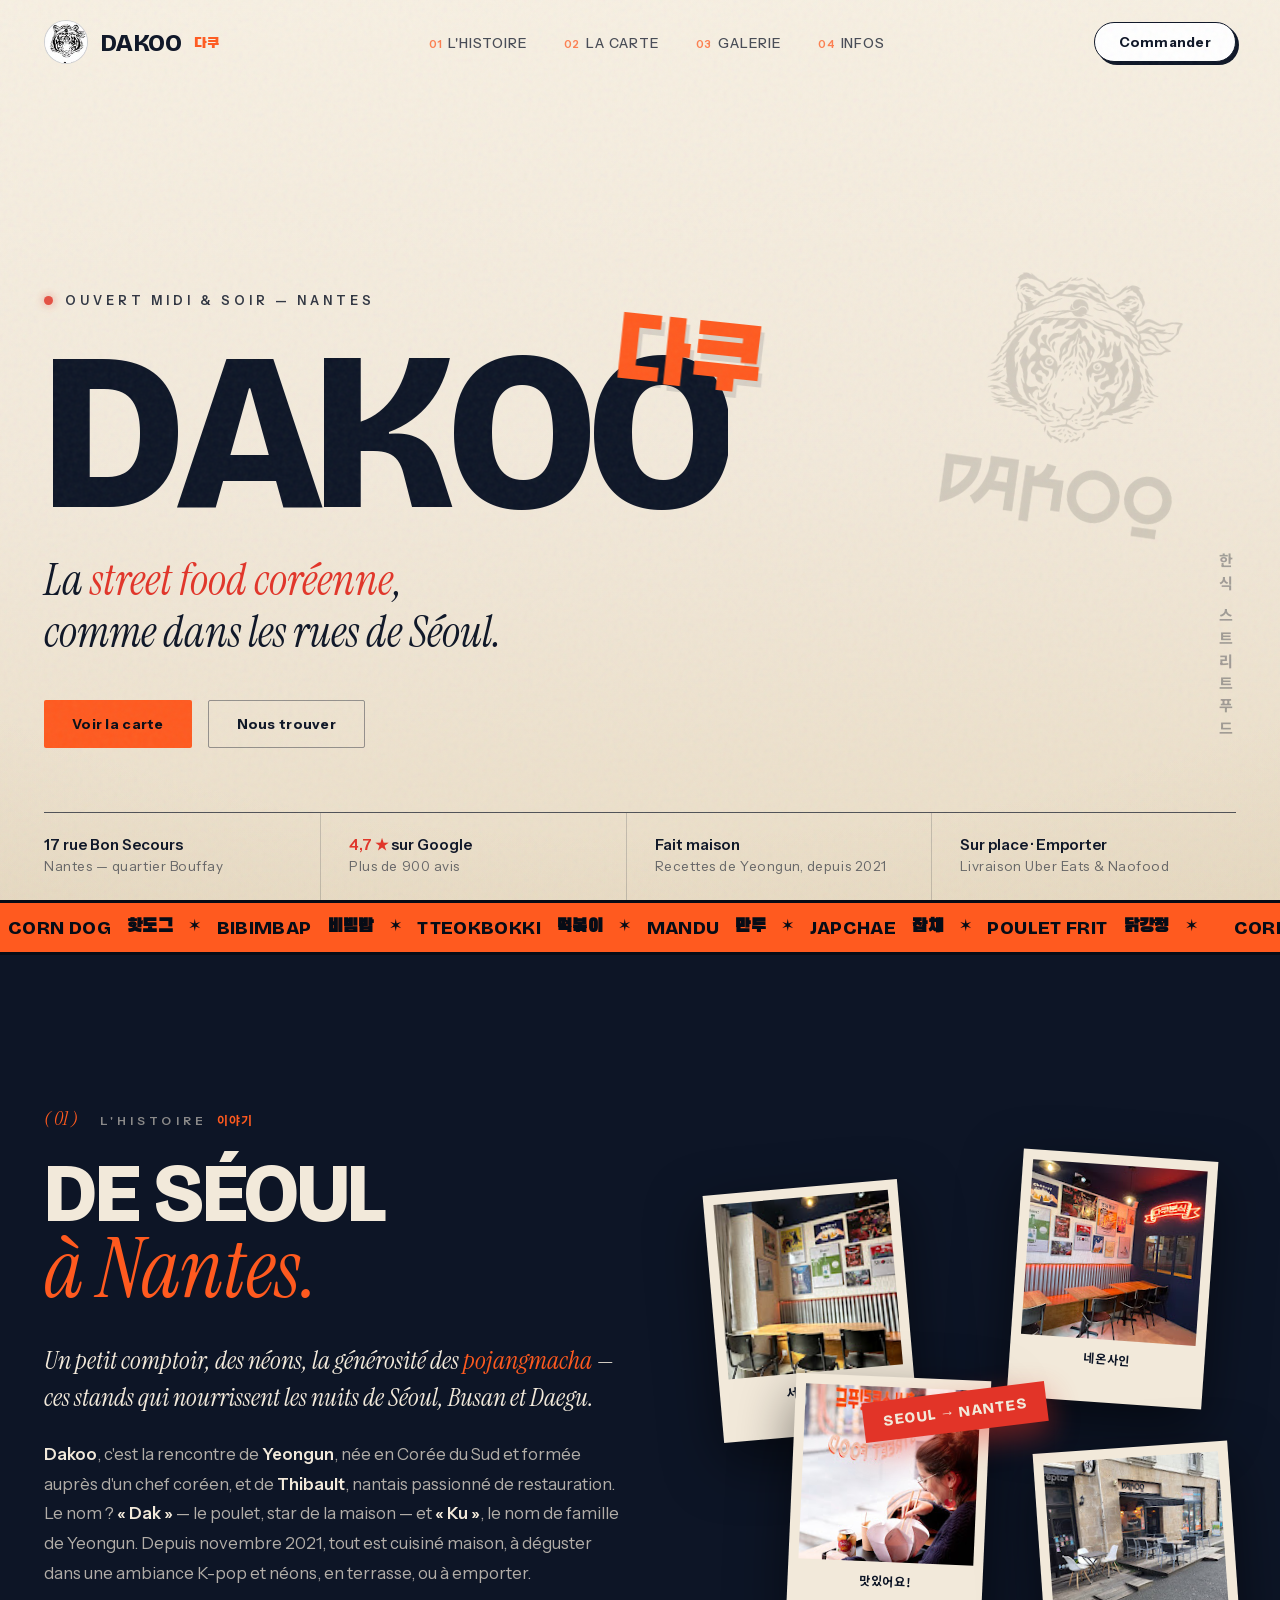
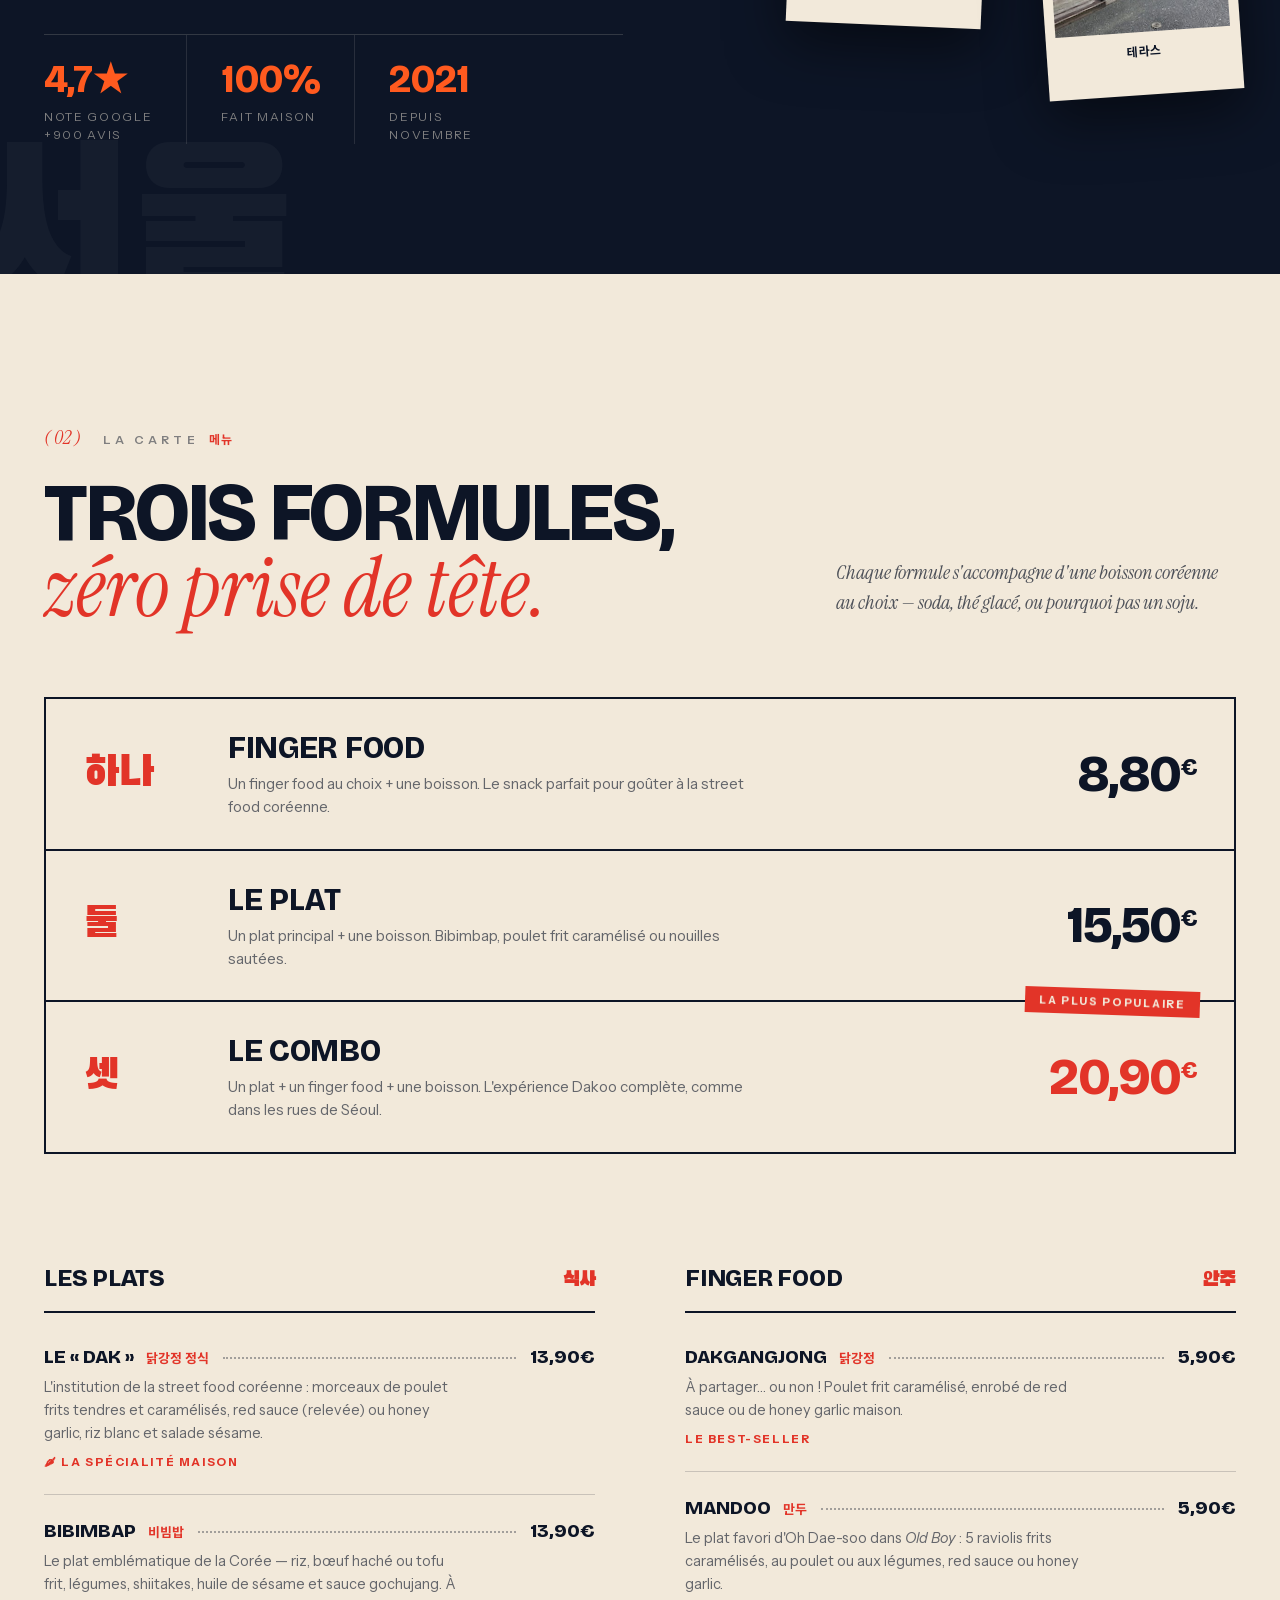
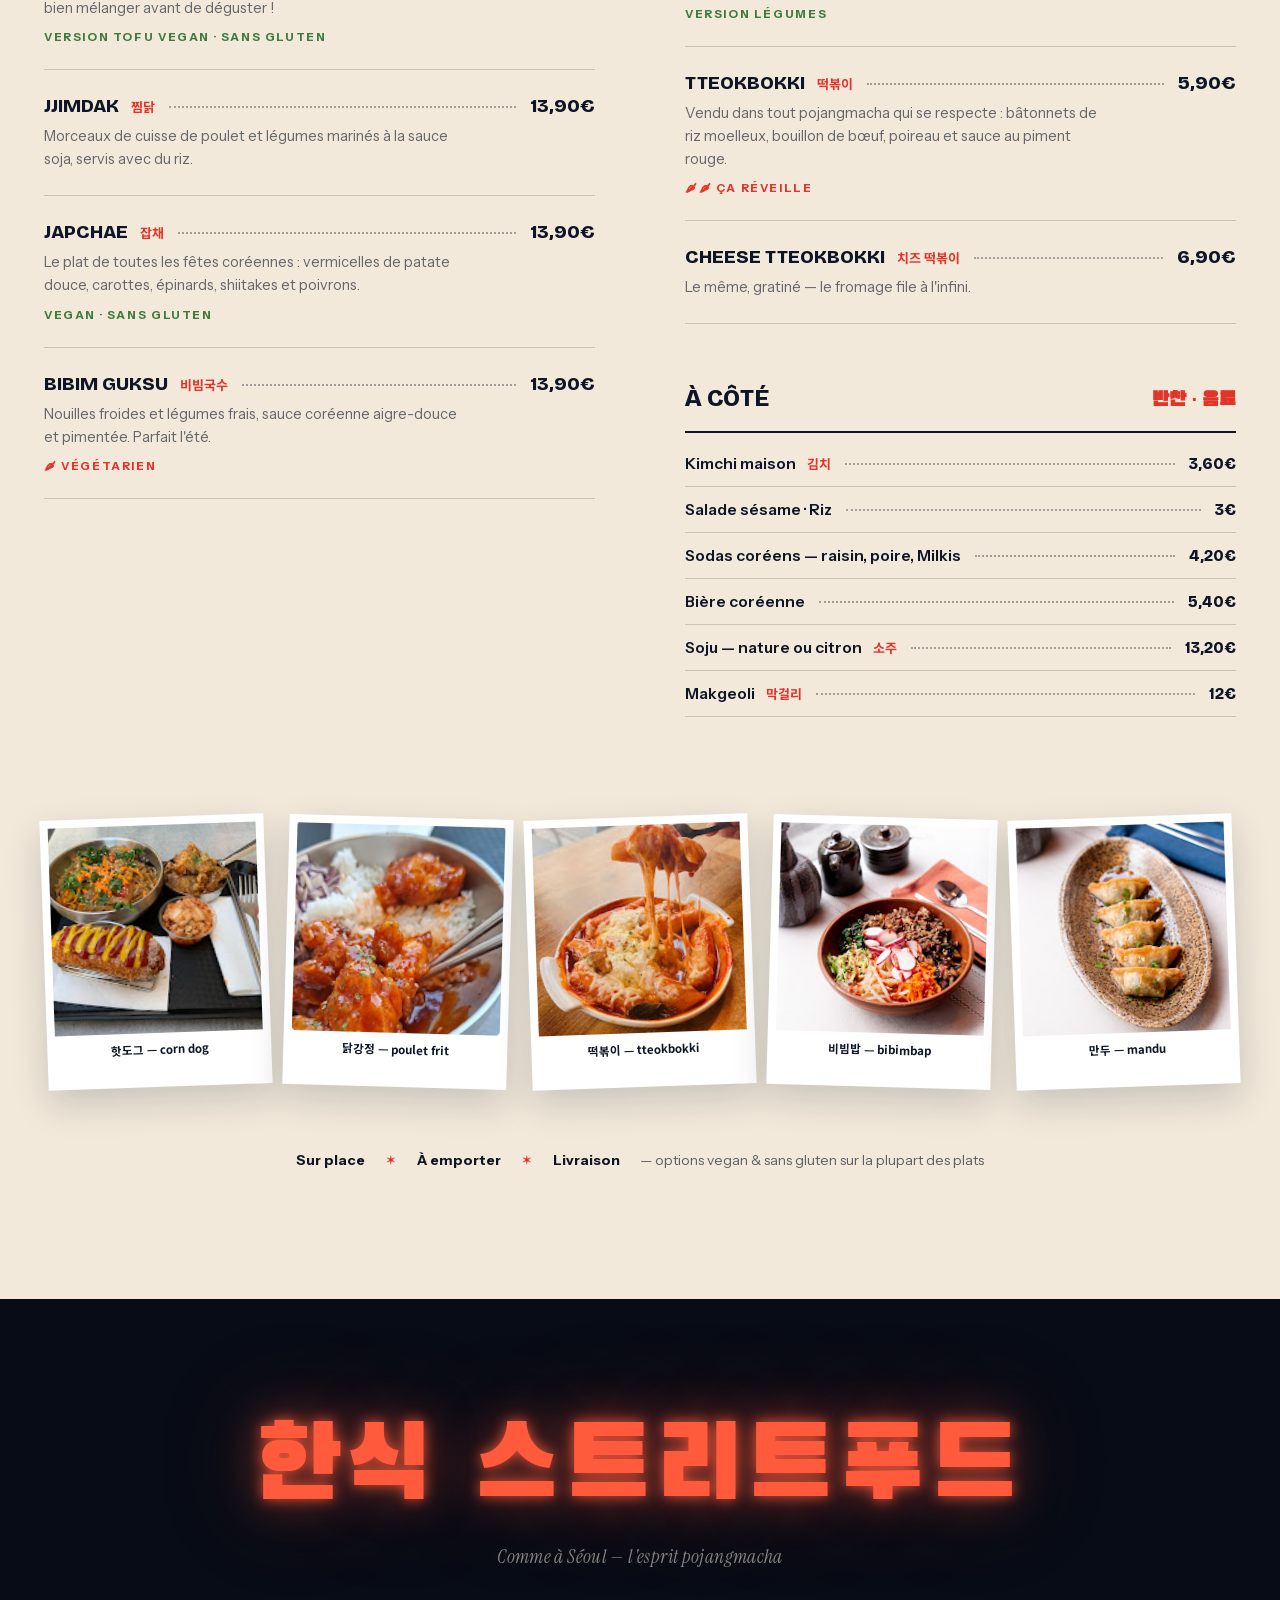
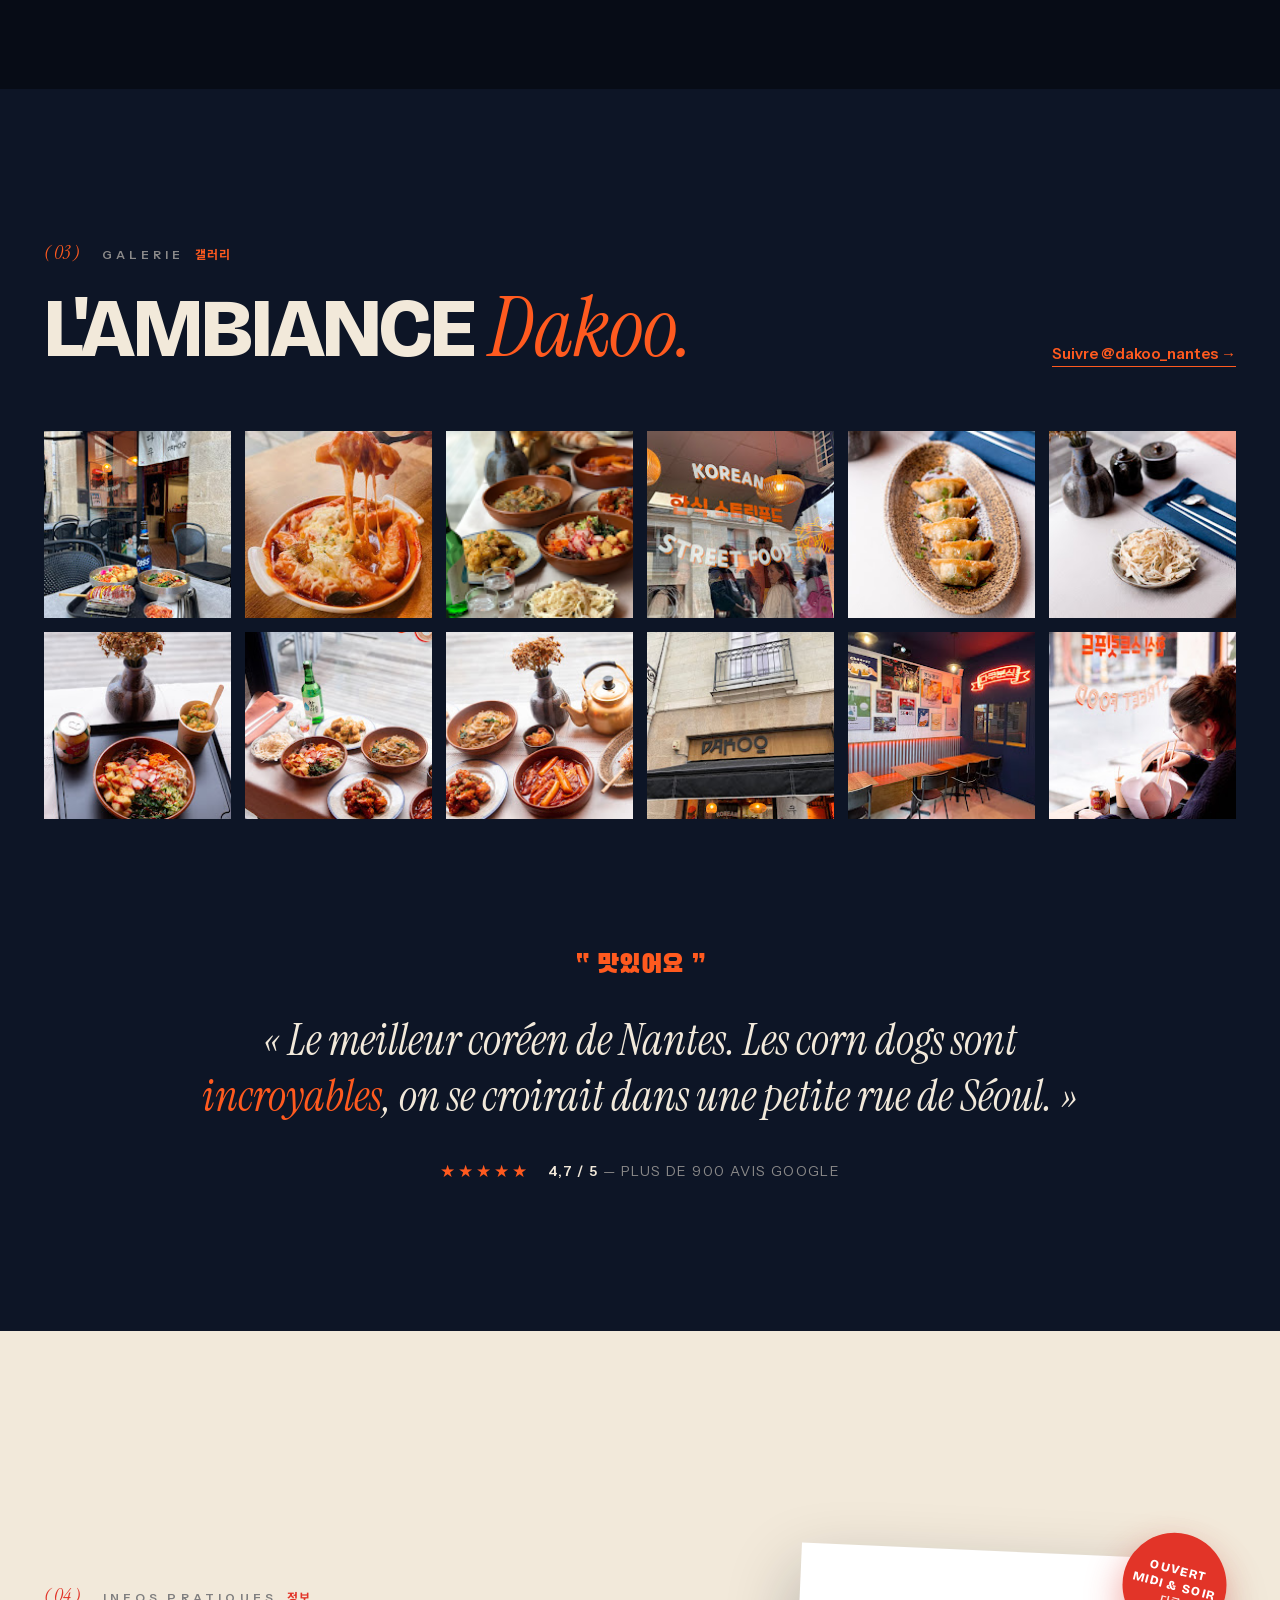
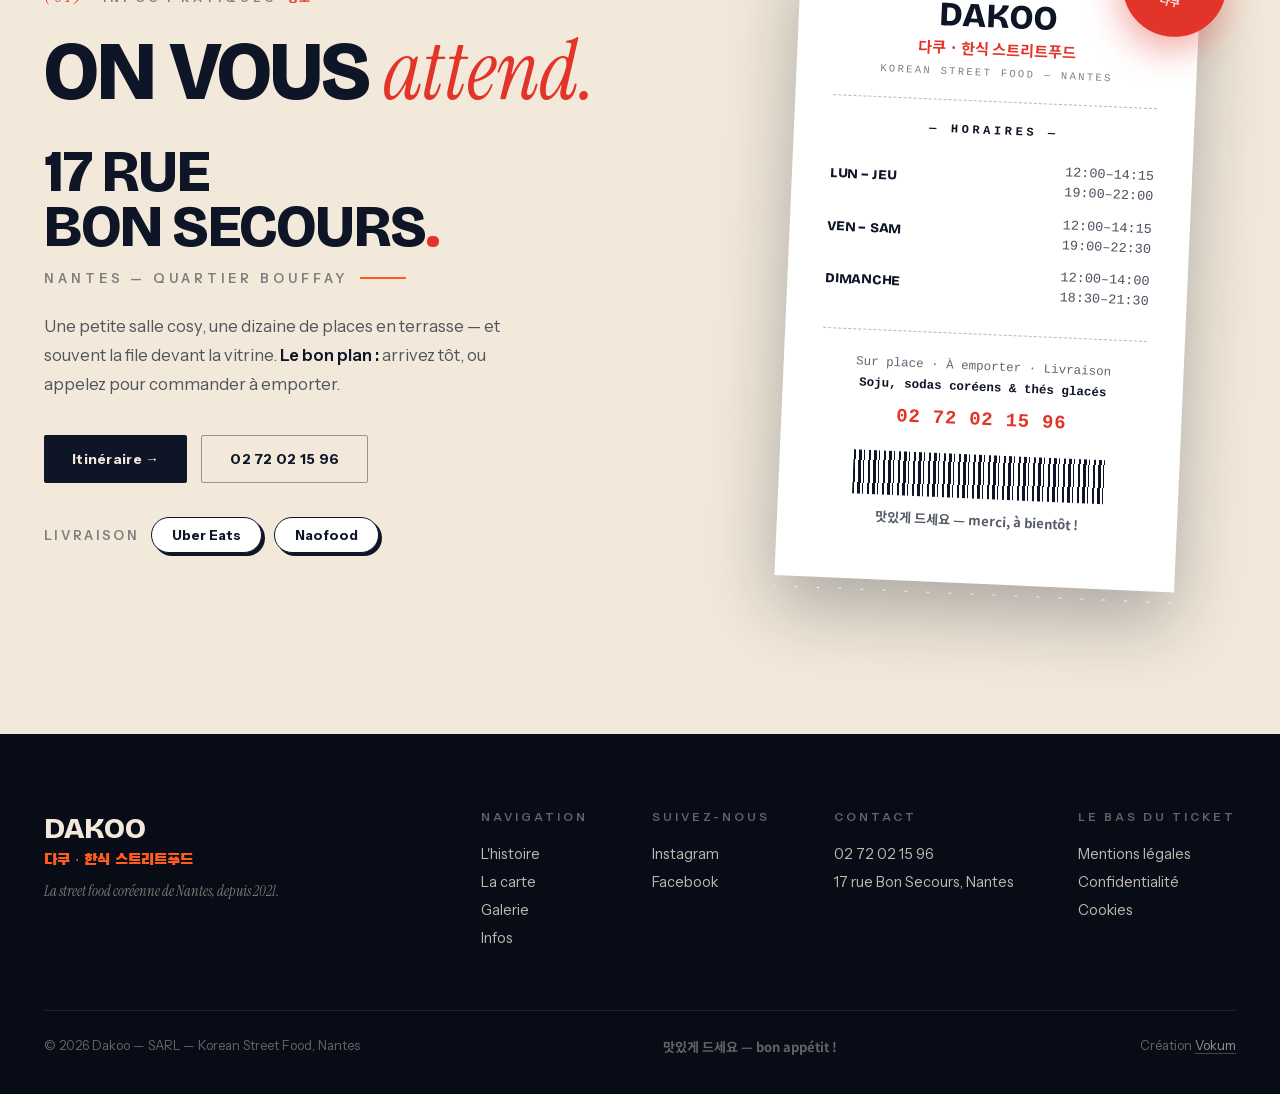
<file: index.html>
<!DOCTYPE html>
<html lang="fr">
<head>
<meta charset="UTF-8">
<meta name="viewport" content="width=device-width, initial-scale=1.0">
<title>DAKOO — Korean Street Food · Nantes</title>
<meta name="description" content="DAKOO — Korean street food à Nantes. Corn dogs, bibimbap, tteokbokki, poulet frit coréen. 17 rue Bon Secours, 44000 Nantes. Sur place, à emporter ou en livraison.">
<link rel="icon" type="image/jpeg" href="assets/logo-tiger.jpg">
<link rel="preload" href="assets/font/bricolage-grotesque-normal-latin.woff2" as="font" type="font/woff2" crossorigin>
<link rel="preload" href="assets/font/instrument-sans-normal-latin.woff2" as="font" type="font/woff2" crossorigin>
<link rel="stylesheet" href="styles.css">
</head>
<body>

<nav id="nav">
  <a class="nav-logo" href="#top">
    <span class="disc"><img src="assets/logo-tiger.jpg" alt="Dakoo — logo tigre"></span>
    <span class="n">DAKOO</span><span class="k">다쿠</span>
  </a>
  <ul class="nav-links" id="navLinks">
    <li><a href="#histoire"><i>01</i>L'histoire</a></li>
    <li><a href="#menu"><i>02</i>La carte</a></li>
    <li><a href="#galerie"><i>03</i>Galerie</a></li>
    <li><a href="#infos"><i>04</i>Infos</a></li>
    <li class="m-cta"><a href="tel:+33272021596">Commander — 02 72 02 15 96</a></li>
  </ul>
  <div style="display:flex;align-items:center;gap:14px">
    <a class="btn nav-cta" href="tel:+33272021596">Commander</a>
    <button class="burger" id="burger" aria-label="Menu">
      <span></span><span></span><span></span>
    </button>
  </div>
</nav>

<header class="hero" id="top">
  <div class="hero-bg" aria-hidden="true">
    <div class="vignette"></div>
  </div>
  <img class="hero-tiger" src="assets/logo-tiger.jpg" alt="" aria-hidden="true">
  <div class="hero-inner">
    <div class="hero-eyebrow">Ouvert midi &amp; soir — Nantes</div>
    <div class="hero-title">
      <span class="big" role="text" aria-label="Dakoo"><i>D</i><i>A</i><i>K</i><i>O</i><i>O</i></span>
      <span class="kr-over">다쿠</span>
    </div>
    <p class="hero-line">La <span class="o">street food coréenne</span>,<br>comme dans les rues de Séoul.</p>
    <div class="hero-ctas">
      <a class="btn" href="#menu">Voir la carte</a>
      <a class="btn line" href="#infos">Nous trouver</a>
    </div>
    <div class="hero-side">한식 스트리트푸드</div>
  </div>
  <div class="hero-meta">
    <div><b>17 rue Bon Secours</b>Nantes — quartier Bouffay</div>
    <div><b><span class="star">4,7 ★</span> sur Google</b>Plus de 900 avis</div>
    <div><b>Fait maison</b>Recettes de Yeongun, depuis 2021</div>
    <div><b>Sur place · Emporter</b>Livraison Uber Eats &amp; Naofood</div>
  </div>
</header>

<div class="marquee" aria-hidden="true">
  <div class="marquee-track" id="marqueeTrack">
    <span>Corn dog <i>핫도그</i> <em>✶</em> Bibimbap <i>비빔밥</i> <em>✶</em> Tteokbokki <i>떡볶이</i> <em>✶</em> Mandu <i>만두</i> <em>✶</em> Japchae <i>잡채</i> <em>✶</em> Poulet frit <i>닭강정</i> <em>✶</em>&nbsp;</span>
    <span>Corn dog <i>핫도그</i> <em>✶</em> Bibimbap <i>비빔밥</i> <em>✶</em> Tteokbokki <i>떡볶이</i> <em>✶</em> Mandu <i>만두</i> <em>✶</em> Japchae <i>잡채</i> <em>✶</em> Poulet frit <i>닭강정</i> <em>✶</em>&nbsp;</span>
  </div>
</div>

<section class="story" id="histoire">
  <div class="story-hangul-bg" aria-hidden="true">서울</div>
  <div class="wrap">
    <div class="story-grid">
      <div>
        <div class="sec-head reveal"><span class="no">( 01 )</span><span class="lbl">L'histoire<i>이야기</i></span></div>
        <h2 class="reveal d1">De Séoul<br><span class="it">à Nantes.</span></h2>
        <p class="lede reveal d2">
          Un petit comptoir, des néons, la générosité des
          <span class="o">pojangmacha</span> — ces stands qui nourrissent
          les nuits de Séoul, Busan et Daegu.
        </p>
        <p class="txt reveal d3">
          <strong>Dakoo</strong>, c'est la rencontre de <strong>Yeongun</strong>, née en Corée du Sud
          et formée auprès d'un chef coréen, et de <strong>Thibault</strong>, nantais passionné de
          restauration. Le nom ? <strong>« Dak »</strong> — le poulet, star de la maison — et
          <strong>« Ku »</strong>, le nom de famille de Yeongun. Depuis novembre 2021, tout est
          cuisiné maison, à déguster dans une ambiance K-pop et néons, en terrasse, ou à emporter.
        </p>
        <div class="story-stats reveal d4">
          <div class="stat"><div class="num">4,7★</div><div class="lbl">Note Google<br>+900 avis</div></div>
          <div class="stat"><div class="num">100%</div><div class="lbl">Fait maison</div></div>
          <div class="stat"><div class="num">2021</div><div class="lbl">Depuis<br>novembre</div></div>
        </div>
      </div>
      <div class="story-visual reveal d2">
        <div class="polaroid p1"><img src="assets/IMG_5239.JPG" alt="Salle de Dakoo — affiches coréennes rétro"><div class="cap">서울 vibes</div></div>
        <div class="polaroid p2"><img src="assets/IMG_5235.JPG" alt="Néon rouge et murs bleu nuit"><div class="cap">네온사인</div></div>
        <div class="polaroid p3"><img src="assets/IMG_5252.JPG" alt="Cliente en train de déguster près de la vitrine"><div class="cap">맛있어요!</div></div>
        <div class="polaroid p4"><img src="assets/IMG_5246.JPG" alt="Terrasse de Dakoo rue Bon Secours"><div class="cap">테라스</div></div>
        <div class="story-sticker">Seoul → Nantes</div>
      </div>
    </div>
  </div>
</section>

<section class="menu" id="menu">
  <div class="wrap">
    <div class="menu-top">
      <div>
        <div class="sec-head reveal"><span class="no">( 02 )</span><span class="lbl">La carte<i>메뉴</i></span></div>
        <h2 class="reveal d1">Trois formules,<br><span class="it" style="color:var(--red)">zéro prise de tête.</span></h2>
      </div>
      <p class="intro reveal d2">Chaque formule s'accompagne d'une boisson coréenne au choix — soda, thé glacé, ou pourquoi pas un soju.</p>
    </div>

    <div class="formules reveal d2">
      <div class="formule">
        <div class="f-kr">하나</div>
        <div class="f-body">
          <h3>Finger food</h3>
          <p>Un finger food au choix + une boisson. Le snack parfait pour goûter à la street food coréenne.</p>
        </div>
        <div class="f-price">8,80<sup>€</sup></div>
      </div>
      <div class="formule">
        <div class="f-kr">둘</div>
        <div class="f-body">
          <h3>Le plat</h3>
          <p>Un plat principal + une boisson. Bibimbap, poulet frit caramélisé ou nouilles sautées.</p>
        </div>
        <div class="f-price">15,50<sup>€</sup></div>
      </div>
      <div class="formule star">
        <div class="pop">La plus populaire</div>
        <div class="f-kr">셋</div>
        <div class="f-body">
          <h3>Le combo</h3>
          <p>Un plat + un finger food + une boisson. L'expérience Dakoo complète, comme dans les rues de Séoul.</p>
        </div>
        <div class="f-price">20,90<sup>€</sup></div>
      </div>
    </div>

    <div class="carte">
      <div>
        <div class="carte-col-title reveal">Les plats <span class="kr">식사</span></div>
        <div class="plat reveal">
          <div class="plat-line"><h4>Le « Dak » <span class="kr">닭강정 정식</span></h4><span class="dots"></span><span class="price">13,90€</span></div>
          <p>L'institution de la street food coréenne : morceaux de poulet frits tendres et caramélisés, red sauce (relevée) ou honey garlic, riz blanc et salade sésame.</p>
          <span class="tag">🌶 La spécialité maison</span>
        </div>
        <div class="plat reveal d1">
          <div class="plat-line"><h4>Bibimbap <span class="kr">비빔밥</span></h4><span class="dots"></span><span class="price">13,90€</span></div>
          <p>Le plat emblématique de la Corée — riz, bœuf haché ou tofu frit, légumes, shiitakes, huile de sésame et sauce gochujang. À bien mélanger avant de déguster !</p>
          <span class="tag veg">Version tofu vegan · sans gluten</span>
        </div>
        <div class="plat reveal d2">
          <div class="plat-line"><h4>Jjimdak <span class="kr">찜닭</span></h4><span class="dots"></span><span class="price">13,90€</span></div>
          <p>Morceaux de cuisse de poulet et légumes marinés à la sauce soja, servis avec du riz.</p>
        </div>
        <div class="plat reveal d3">
          <div class="plat-line"><h4>Japchae <span class="kr">잡채</span></h4><span class="dots"></span><span class="price">13,90€</span></div>
          <p>Le plat de toutes les fêtes coréennes : vermicelles de patate douce, carottes, épinards, shiitakes et poivrons.</p>
          <span class="tag veg">Vegan · sans gluten</span>
        </div>
        <div class="plat reveal d4">
          <div class="plat-line"><h4>Bibim guksu <span class="kr">비빔국수</span></h4><span class="dots"></span><span class="price">13,90€</span></div>
          <p>Nouilles froides et légumes frais, sauce coréenne aigre-douce et pimentée. Parfait l'été.</p>
          <span class="tag">🌶 Végétarien</span>
        </div>
      </div>
      <div>
        <div class="carte-col-title reveal">Finger food <span class="kr">안주</span></div>
        <div class="plat reveal">
          <div class="plat-line"><h4>Dakgangjong <span class="kr">닭강정</span></h4><span class="dots"></span><span class="price">5,90€</span></div>
          <p>À partager… ou non ! Poulet frit caramélisé, enrobé de red sauce ou de honey garlic maison.</p>
          <span class="tag">Le best-seller</span>
        </div>
        <div class="plat reveal d1">
          <div class="plat-line"><h4>Mandoo <span class="kr">만두</span></h4><span class="dots"></span><span class="price">5,90€</span></div>
          <p>Le plat favori d'Oh Dae-soo dans <em>Old Boy</em> : 5 raviolis frits caramélisés, au poulet ou aux légumes, red sauce ou honey garlic.</p>
          <span class="tag veg">Version légumes</span>
        </div>
        <div class="plat reveal d2">
          <div class="plat-line"><h4>Tteokbokki <span class="kr">떡볶이</span></h4><span class="dots"></span><span class="price">5,90€</span></div>
          <p>Vendu dans tout pojangmacha qui se respecte : bâtonnets de riz moelleux, bouillon de bœuf, poireau et sauce au piment rouge.</p>
          <span class="tag">🌶🌶 Ça réveille</span>
        </div>
        <div class="plat reveal d3">
          <div class="plat-line"><h4>Cheese tteokbokki <span class="kr">치즈 떡볶이</span></h4><span class="dots"></span><span class="price">6,90€</span></div>
          <p>Le même, gratiné — le fromage file à l'infini.</p>
        </div>
        <div class="carte-col-title reveal" style="margin-top:60px">À côté <span class="kr">반찬 · 음료</span></div>
        <div class="plat small reveal"><div class="plat-line"><h4>Kimchi maison <span class="kr">김치</span></h4><span class="dots"></span><span class="price">3,60€</span></div></div>
        <div class="plat small reveal"><div class="plat-line"><h4>Salade sésame · Riz</h4><span class="dots"></span><span class="price">3€</span></div></div>
        <div class="plat small reveal d1"><div class="plat-line"><h4>Sodas coréens — raisin, poire, Milkis</h4><span class="dots"></span><span class="price">4,20€</span></div></div>
        <div class="plat small reveal d1"><div class="plat-line"><h4>Bière coréenne</h4><span class="dots"></span><span class="price">5,40€</span></div></div>
        <div class="plat small reveal d2"><div class="plat-line"><h4>Soju — nature ou citron <span class="kr">소주</span></h4><span class="dots"></span><span class="price">13,20€</span></div></div>
        <div class="plat small reveal d2"><div class="plat-line"><h4>Makgeoli <span class="kr">막걸리</span></h4><span class="dots"></span><span class="price">12€</span></div></div>
      </div>
    </div>

    <div class="food-strip">
      <figure class="reveal"><img src="assets/IMG_5238.JPG" alt="Corn dog coréen"><figcaption>핫도그 — corn dog</figcaption></figure>
      <figure class="reveal d1"><img src="assets/IMG_5237.PNG" alt="Dakgangjeong, poulet frit coréen"><figcaption>닭강정 — poulet frit</figcaption></figure>
      <figure class="reveal d2"><img src="assets/IMG_5240.JPG" alt="Tteokbokki gratiné au fromage"><figcaption>떡볶이 — tteokbokki</figcaption></figure>
      <figure class="reveal d3"><img src="assets/IMG_5241.JPG" alt="Bibimbap"><figcaption>비빔밥 — bibimbap</figcaption></figure>
      <figure class="reveal d4"><img src="assets/IMG_5247.JPG" alt="Mandu frits"><figcaption>만두 — mandu</figcaption></figure>
    </div>

    <div class="menu-foot reveal">
      <b>Sur place</b><span class="sep">✶</span><b>À emporter</b><span class="sep">✶</span><b>Livraison</b>
      <span>— options vegan &amp; sans gluten sur la plupart des plats</span>
    </div>
  </div>
</section>

<div class="neon-break">
  <div class="kr-neon">한식 스트리트푸드</div>
  <div class="sub">Comme à Séoul — l'esprit pojangmacha</div>
</div>

<section class="gallery" id="galerie">
  <div class="wrap">
    <div class="gallery-head">
      <div>
        <div class="sec-head reveal"><span class="no">( 03 )</span><span class="lbl">Galerie<i>갤러리</i></span></div>
        <h2 class="reveal d1">L'ambiance <span class="it">Dakoo.</span></h2>
      </div>
      <a class="reveal d2" href="https://www.instagram.com/dakoo_nantes/" target="_blank" rel="noopener">Suivre @dakoo_nantes →</a>
    </div>
    <div class="gallery-grid">
      <div class="g-item reveal"><img src="assets/IMG_5243.JPG" alt="Devanture Dakoo et terrasse"></div>
      <div class="g-item reveal"><img src="assets/IMG_5240.JPG" alt="Tteokbokki au fromage"></div>
      <div class="g-item reveal d1"><img src="assets/IMG_5236.PNG" alt="Table de plats coréens à partager"></div>
      <div class="g-item reveal d1"><img src="assets/IMG_5242.JPG" alt="Vitrine Korean Street Food"></div>
      <div class="g-item reveal d2"><img src="assets/IMG_5247.JPG" alt="Mandu frits"></div>
      <div class="g-item reveal d2"><img src="assets/IMG_5249.JPG" alt="Dressage de table"></div>
      <div class="g-item reveal"><img src="assets/IMG_5245.JPG" alt="Bibimbap près de la vitrine"></div>
      <div class="g-item reveal d1"><img src="assets/IMG_5250.JPG" alt="Plats coréens et soju en vitrine"></div>
      <div class="g-item reveal d2"><img src="assets/IMG_5251.JPG" alt="Tteokbokki et théière"></div>
      <div class="g-item reveal d3"><img src="assets/IMG_5244.JPG" alt="Façade Dakoo"></div>
      <div class="g-item reveal d2"><img src="assets/IMG_5235.JPG" alt="Néon et déco bleu nuit"></div>
      <div class="g-item reveal d3"><img src="assets/IMG_5252.JPG" alt="Pause déjeuner chez Dakoo"></div>
    </div>
  </div>
</section>

<section class="reviews">
  <div class="wrap">
    <div class="review-inner">
      <div class="q-kr reveal">“ 맛있어요 ”</div>
      <blockquote class="reveal d1">
        « Le meilleur coréen de Nantes. Les corn dogs sont
        <span class="o">incroyables</span>, on se croirait dans
        une petite rue de Séoul. »
      </blockquote>
      <div class="review-meta reveal d2">
        <span class="stars">★★★★★</span>
        <span><b>4,7 / 5</b> — plus de 900 avis Google</span>
      </div>
    </div>
  </div>
</section>

<section class="infos" id="infos">
  <div class="wrap">
    <div class="infos-grid">
      <div class="infos-left">
        <div class="sec-head reveal"><span class="no">( 04 )</span><span class="lbl">Infos pratiques<i>정보</i></span></div>
        <h2 class="reveal d1">On vous <span class="it" style="color:var(--red)">attend.</span></h2>
        <div class="big-addr reveal d2" style="margin-top:34px">17 rue<br>Bon Secours<span class="accent-red">.</span></div>
        <div class="hood reveal d2">Nantes — quartier Bouffay</div>
        <p class="note reveal d3">
          Une petite salle cosy, une dizaine de places en terrasse — et souvent
          la file devant la vitrine. <strong>Le bon plan :</strong> arrivez tôt,
          ou appelez pour commander à emporter.
        </p>
        <div class="infos-ctas reveal d3">
          <a class="btn navy" href="https://maps.google.com/?q=Dakoo+17+rue+Bon+Secours+44000+Nantes" target="_blank" rel="noopener">Itinéraire →</a>
          <a class="btn ghost-dark" href="tel:+33272021596">02 72 02 15 96</a>
        </div>
        <div class="delivery-row reveal d4">
          <span class="lbl">Livraison</span>
          <span class="pill-d">Uber Eats</span>
          <span class="pill-d">Naofood</span>
        </div>
      </div>
      <div class="ticket-wrap reveal d2">
        <div class="ticket">
          <div class="stamp">OUVERT<br>MIDI &amp; SOIR<em>다쿠</em></div>
          <div class="t-head">
            <div class="t-logo">DAKOO</div>
            <div class="t-kr">다쿠 · 한식 스트리트푸드</div>
            <div class="t-sub">KOREAN STREET FOOD — NANTES</div>
          </div>
          <hr>
          <div class="t-title">— HORAIRES —</div>
          <div class="t-row"><span class="d">Lun – Jeu</span><span class="h">12:00–14:15<br>19:00–22:00</span></div>
          <div class="t-row"><span class="d">Ven – Sam</span><span class="h">12:00–14:15<br>19:00–22:30</span></div>
          <div class="t-row"><span class="d">Dimanche</span><span class="h">12:00–14:00<br>18:30–21:30</span></div>
          <hr>
          <div class="t-line">Sur place · À emporter · Livraison<br><strong>Soju, sodas coréens &amp; thés glacés</strong></div>
          <a class="t-tel" href="tel:+33272021596">02 72 02 15 96</a>
          <div class="barcode"></div>
          <div class="t-thanks">맛있게 드세요 — merci, à bientôt !</div>
        </div>
      </div>
    </div>
  </div>
</section>

<footer>
  <div class="wrap">
    <div class="footer-top">
      <div class="footer-brand">
        <div class="n">DAKOO</div>
        <div class="k">다쿠 · 한식 스트리트푸드</div>
        <div class="s">La street food coréenne de Nantes, depuis 2021.</div>
      </div>
      <div class="footer-links">
        <div>
          <h5>Navigation</h5>
          <a href="#histoire">L'histoire</a>
          <a href="#menu">La carte</a>
          <a href="#galerie">Galerie</a>
          <a href="#infos">Infos</a>
        </div>
        <div>
          <h5>Suivez-nous</h5>
          <a href="https://www.instagram.com/dakoo_nantes/" target="_blank" rel="noopener">Instagram</a>
          <a href="https://www.facebook.com/dakoo.nantes/" target="_blank" rel="noopener">Facebook</a>
        </div>
        <div>
          <h5>Contact</h5>
          <a href="tel:+33272021596">02 72 02 15 96</a>
          <a href="https://maps.google.com/?q=Dakoo+17+rue+Bon+Secours+44000+Nantes" target="_blank" rel="noopener">17 rue Bon Secours, Nantes</a>
        </div>
        <div>
          <h5>Le bas du ticket</h5>
          <a href="mentions-legales.html">Mentions légales</a>
          <a href="confidentialite.html">Confidentialité</a>
          <a href="confidentialite.html#cookies">Cookies</a>
        </div>
      </div>
    </div>
    <div class="footer-bottom">
      <span>© 2026 Dakoo — SARL — Korean Street Food, Nantes</span>
      <span class="kr">맛있게 드세요 — bon appétit !</span>
      <span>Création <a href="https://vokumagency.com" target="_blank" rel="noopener">Vokum</a></span>
    </div>
  </div>
</footer>

<script>
// nav scroll
const nav = document.getElementById('nav');
addEventListener('scroll', () => nav.classList.toggle('scrolled', scrollY > 40), {passive:true});

// burger
const burger = document.getElementById('burger');
const links = document.getElementById('navLinks');
burger.addEventListener('click', () => {
  burger.classList.toggle('open');
  links.classList.toggle('open');
});
links.querySelectorAll('a').forEach(a => a.addEventListener('click', () => {
  burger.classList.remove('open');
  links.classList.remove('open');
}));

// mode statique pour QA (?static) : tout révélé, pas de smooth scroll
if (new URLSearchParams(location.search).has('static')) {
  document.documentElement.style.scrollBehavior = 'auto';
  document.querySelectorAll('.reveal').forEach(el => el.classList.add('visible'));
  document.querySelector('.hero').style.minHeight = '900px';
}

// debug largeur (?debug)
if (new URLSearchParams(location.search).has('debug')) {
  const wide = [...document.querySelectorAll('*')]
    .map(e => ({t: e.tagName + '.' + (e.className||'').toString().slice(0,40), w: Math.round(e.getBoundingClientRect().width)}))
    .filter(x => x.w > innerWidth + 2)
    .slice(0, 12);
  document.title = 'DBG iw=' + innerWidth + ' dw=' + document.documentElement.scrollWidth + ' | ' + wide.map(x => x.t + ':' + x.w).join(' | ');
}

// reveals
const io = new IntersectionObserver(entries => {
  entries.forEach(e => { if (e.isIntersecting) { e.target.classList.add('visible'); io.unobserve(e.target); } });
}, {threshold:.12, rootMargin:'0px 0px -40px 0px'});
document.querySelectorAll('.reveal').forEach(el => io.observe(el));
</script>
</body>
</html>
</file>
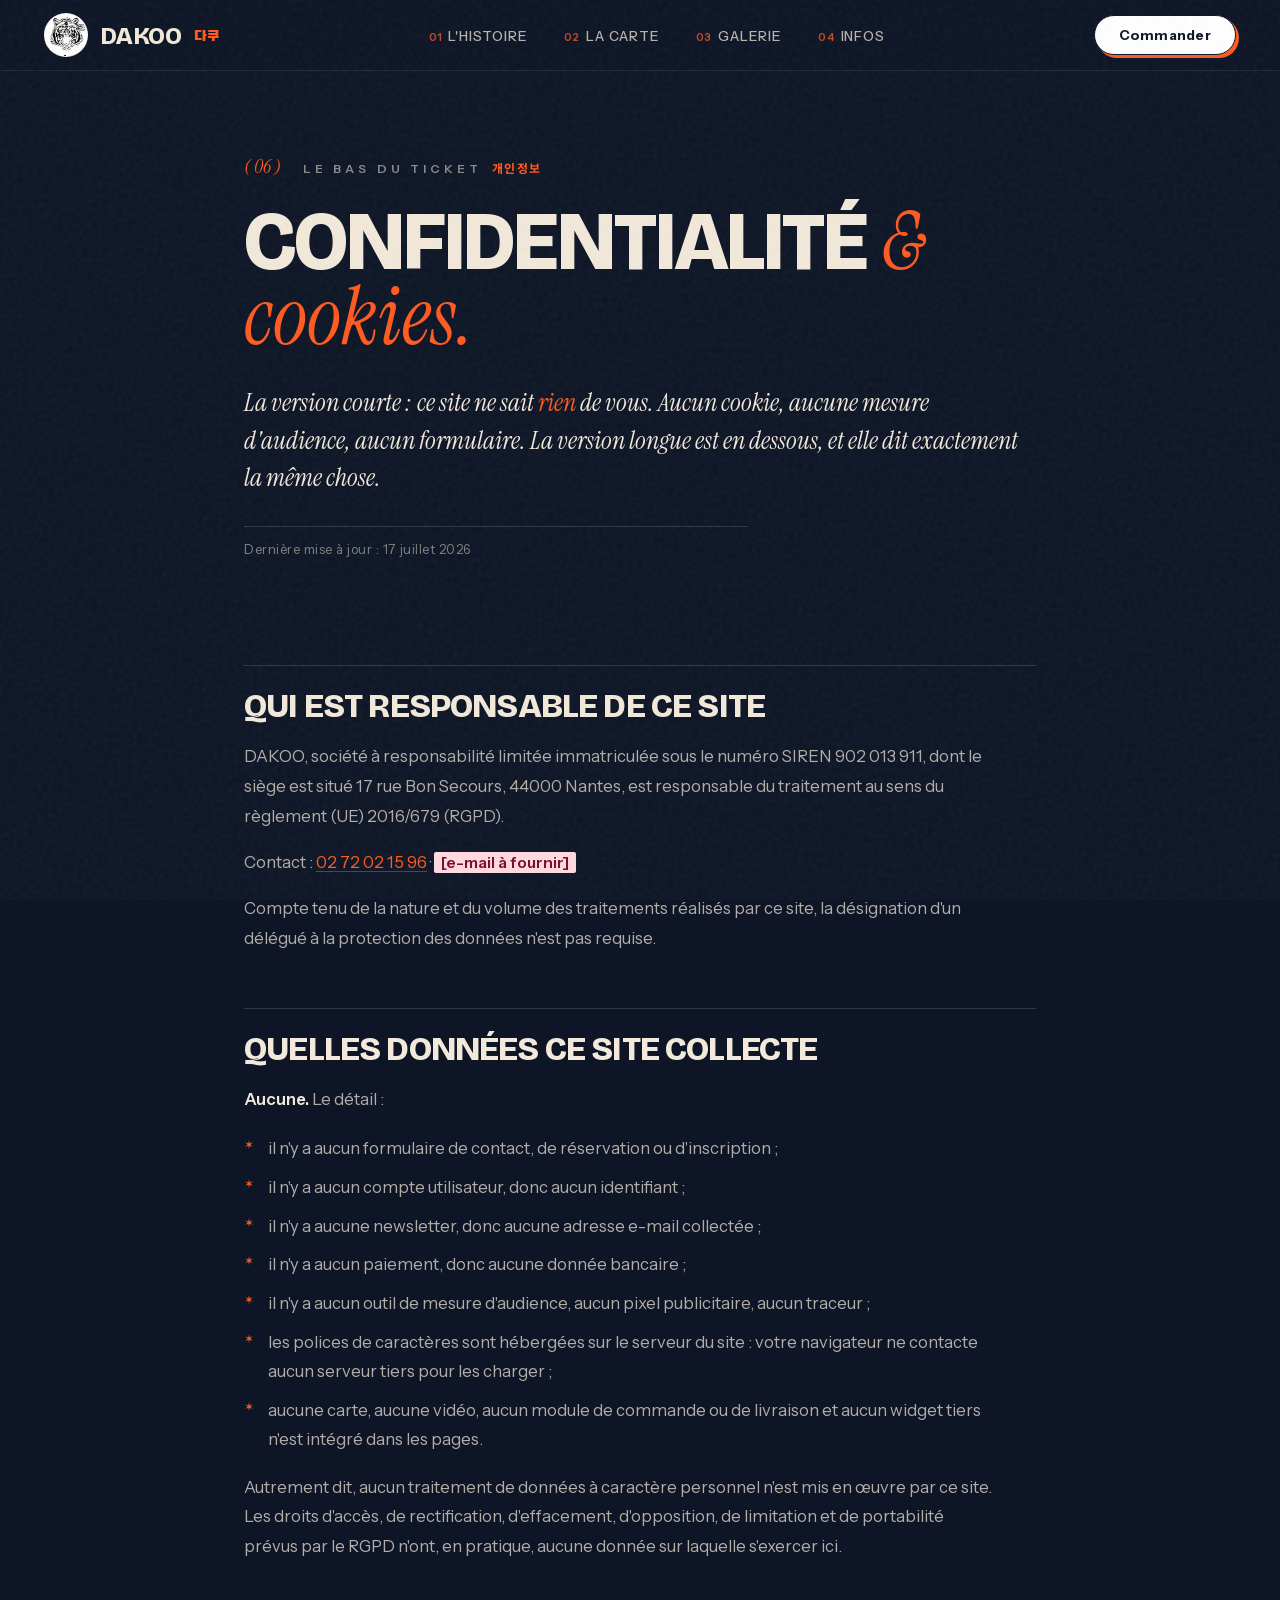
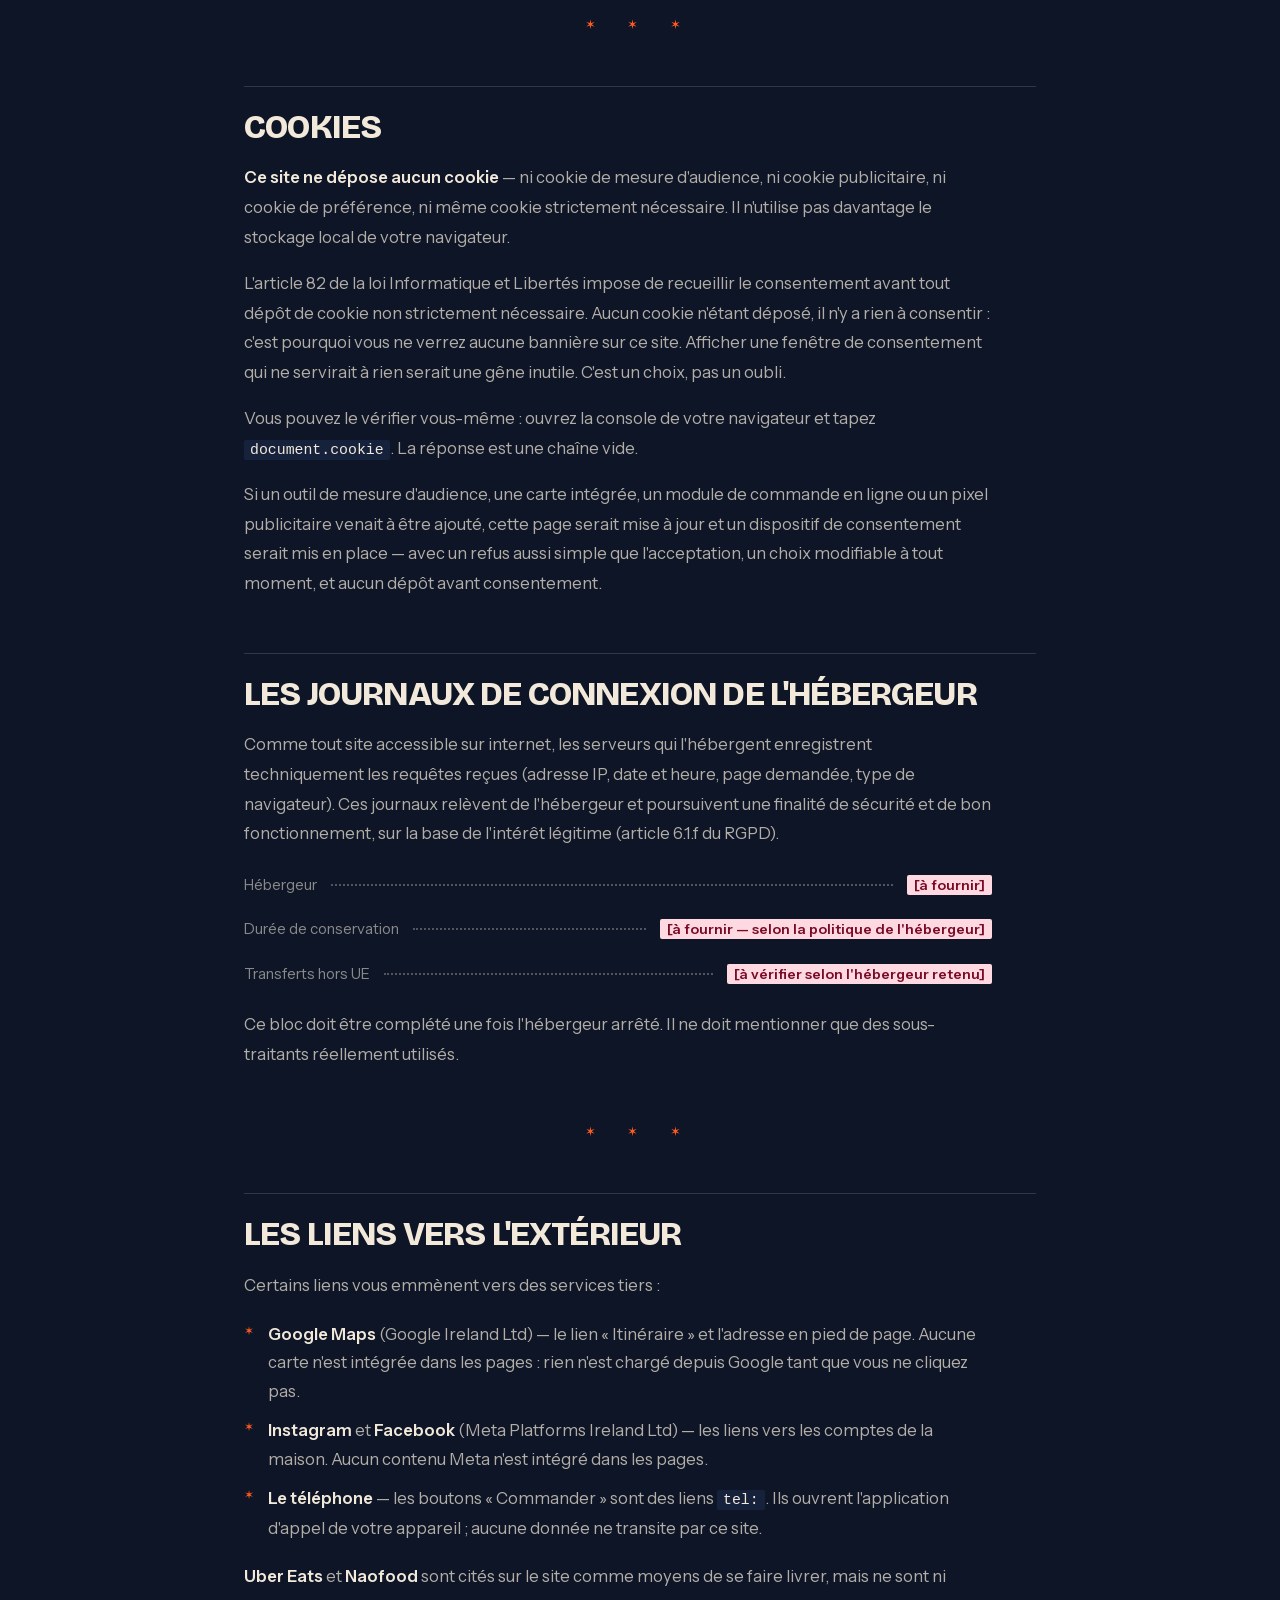
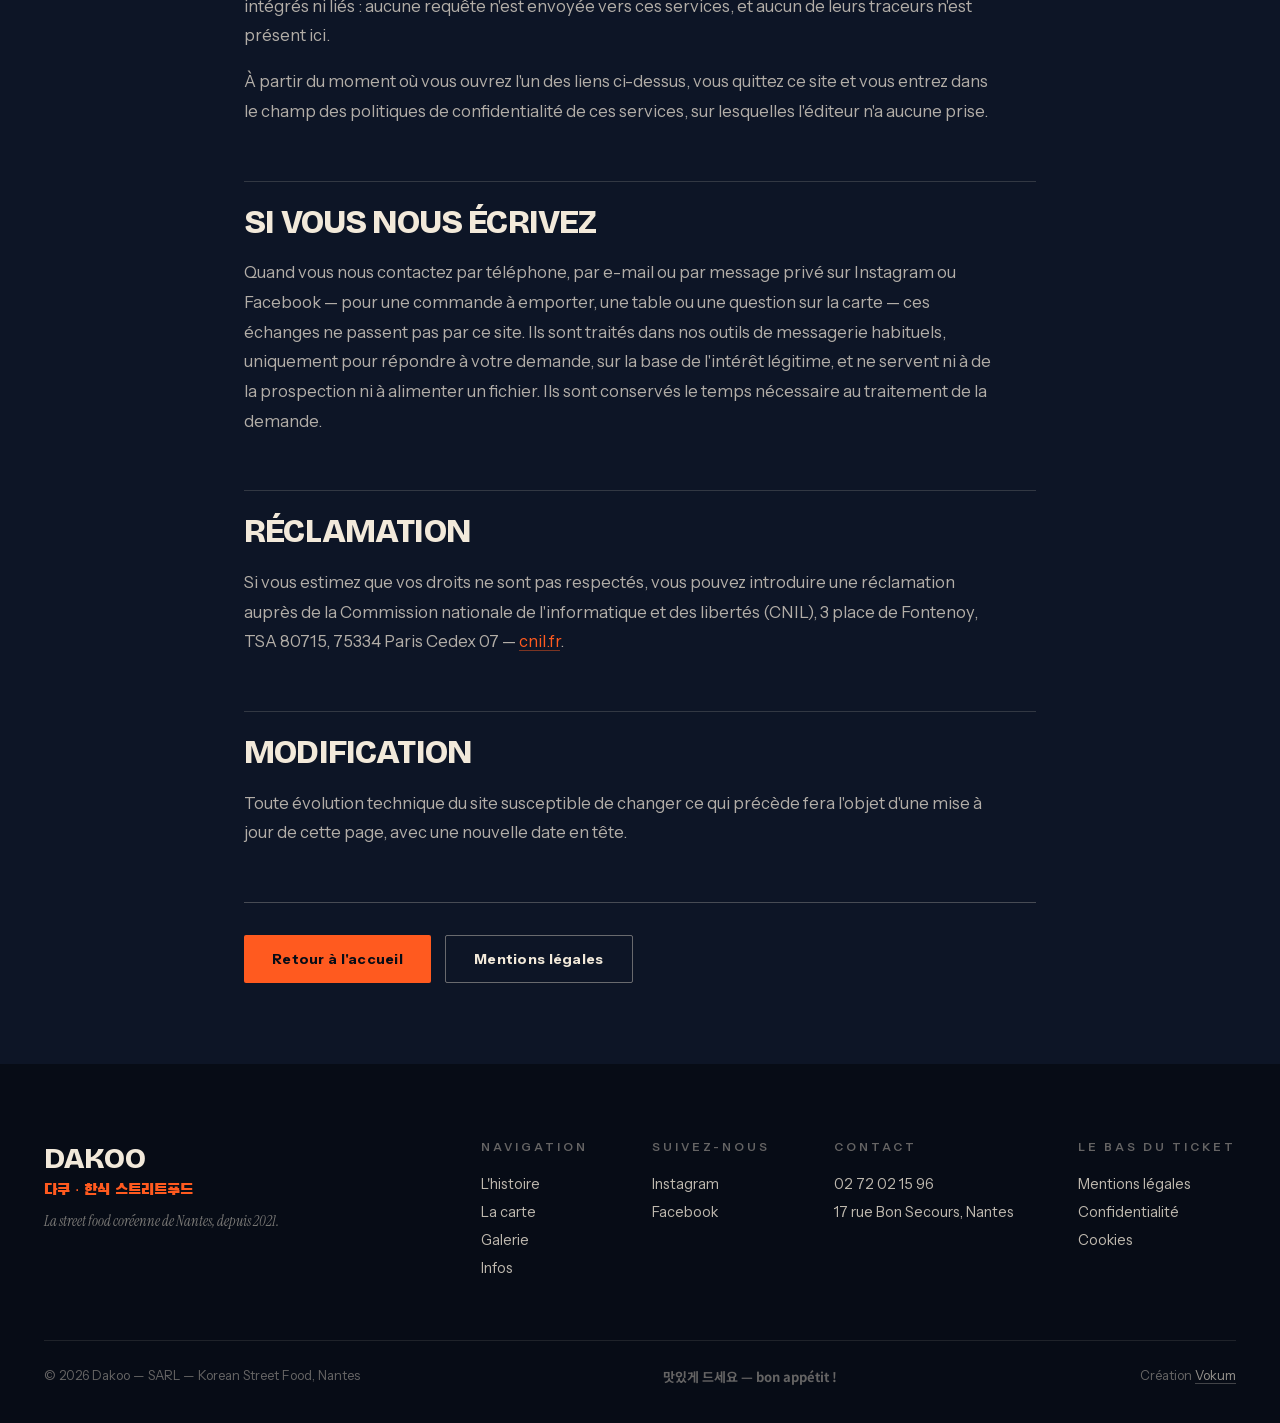
<file: confidentialite.html>
<!DOCTYPE html>
<html lang="fr">
<head>
<meta charset="UTF-8">
<meta name="viewport" content="width=device-width, initial-scale=1.0">
<title>Confidentialité &amp; cookies — DAKOO, Korean street food à Nantes</title>
<meta name="description" content="Politique de confidentialité du site de DAKOO : aucun cookie, aucune mesure d'audience, aucun formulaire. Ce site ne collecte rien.">
<meta name="robots" content="index, follow">
<meta property="og:type" content="website">
<meta property="og:title" content="Confidentialité &amp; cookies — DAKOO">
<meta property="og:locale" content="fr_FR">
<link rel="icon" type="image/jpeg" href="assets/logo-tiger.jpg">
<link rel="preload" href="assets/font/bricolage-grotesque-normal-latin.woff2" as="font" type="font/woff2" crossorigin>
<link rel="preload" href="assets/font/instrument-sans-normal-latin.woff2" as="font" type="font/woff2" crossorigin>
<link rel="stylesheet" href="styles.css">
</head>
<body>

<nav id="nav" class="scrolled">
  <a class="nav-logo" href="index.html#top">
    <span class="disc"><img src="assets/logo-tiger.jpg" alt="Dakoo — logo tigre"></span>
    <span class="n">DAKOO</span><span class="k">다쿠</span>
  </a>
  <ul class="nav-links" id="navLinks">
    <li><a href="index.html#histoire"><i>01</i>L'histoire</a></li>
    <li><a href="index.html#menu"><i>02</i>La carte</a></li>
    <li><a href="index.html#galerie"><i>03</i>Galerie</a></li>
    <li><a href="index.html#infos"><i>04</i>Infos</a></li>
    <li class="m-cta"><a href="tel:+33272021596">Commander — 02 72 02 15 96</a></li>
  </ul>
  <div style="display:flex;align-items:center;gap:14px">
    <a class="btn nav-cta" href="tel:+33272021596">Commander</a>
    <button class="burger" id="burger" aria-label="Menu">
      <span></span><span></span><span></span>
    </button>
  </div>
</nav>

<main>

<section class="legal-head">
  <div class="legal-wrap">
    <div class="sec-head"><span class="no">( 06 )</span><span class="lbl">Le bas du ticket<i>개인정보</i></span></div>
    <h1>Confidentialité <span class="it">&amp; cookies.</span></h1>
    <p class="legal-lede">
      La version courte : ce site ne sait <span class="o">rien</span> de vous. Aucun cookie,
      aucune mesure d'audience, aucun formulaire. La version longue est en dessous, et elle
      dit exactement la même chose.
    </p>
    <p class="legal-maj">Dernière mise à jour : 17 juillet 2026</p>
  </div>
</section>

<section class="legal">
  <div class="legal-wrap">

    <h2>Qui est responsable de ce site</h2>
    <p>
      DAKOO, société à responsabilité limitée immatriculée sous le numéro SIREN
      902 013 911, dont le siège est situé 17 rue Bon Secours, 44000 Nantes, est
      responsable du traitement au sens du règlement (UE) 2016/679 (RGPD).
    </p>
    <p>
      Contact : <a href="tel:+33272021596">02 72 02 15 96</a> ·
      <span class="manque">[e-mail à fournir]</span>
    </p>
    <p>
      Compte tenu de la nature et du volume des traitements réalisés par ce site, la
      désignation d'un délégué à la protection des données n'est pas requise.
    </p>

    <h2>Quelles données ce site collecte</h2>
    <p><strong>Aucune.</strong> Le détail :</p>
    <ul>
      <li>il n'y a aucun formulaire de contact, de réservation ou d'inscription ;</li>
      <li>il n'y a aucun compte utilisateur, donc aucun identifiant ;</li>
      <li>il n'y a aucune newsletter, donc aucune adresse e-mail collectée ;</li>
      <li>il n'y a aucun paiement, donc aucune donnée bancaire ;</li>
      <li>il n'y a aucun outil de mesure d'audience, aucun pixel publicitaire, aucun traceur ;</li>
      <li>les polices de caractères sont hébergées sur le serveur du site : votre navigateur
          ne contacte aucun serveur tiers pour les charger ;</li>
      <li>aucune carte, aucune vidéo, aucun module de commande ou de livraison et aucun
          widget tiers n'est intégré dans les pages.</li>
    </ul>
    <p>
      Autrement dit, aucun traitement de données à caractère personnel n'est mis en œuvre
      par ce site. Les droits d'accès, de rectification, d'effacement, d'opposition, de
      limitation et de portabilité prévus par le RGPD n'ont, en pratique, aucune donnée sur
      laquelle s'exercer ici.
    </p>

    <div class="legal-sep" aria-hidden="true">✶ ✶ ✶</div>

    <h2 id="cookies">Cookies</h2>
    <p>
      <strong>Ce site ne dépose aucun cookie</strong> — ni cookie de mesure d'audience, ni
      cookie publicitaire, ni cookie de préférence, ni même cookie strictement nécessaire.
      Il n'utilise pas davantage le stockage local de votre navigateur.
    </p>
    <p>
      L'article 82 de la loi Informatique et Libertés impose de recueillir le consentement
      avant tout dépôt de cookie non strictement nécessaire. Aucun cookie n'étant déposé,
      il n'y a rien à consentir : c'est pourquoi vous ne verrez aucune bannière sur ce site.
      Afficher une fenêtre de consentement qui ne servirait à rien serait une gêne inutile.
      C'est un choix, pas un oubli.
    </p>
    <p>
      Vous pouvez le vérifier vous-même : ouvrez la console de votre navigateur et tapez
      <code>document.cookie</code>. La réponse est une chaîne vide.
    </p>
    <p>
      Si un outil de mesure d'audience, une carte intégrée, un module de commande en ligne
      ou un pixel publicitaire venait à être ajouté, cette page serait mise à jour et un
      dispositif de consentement serait mis en place — avec un refus aussi simple que
      l'acceptation, un choix modifiable à tout moment, et aucun dépôt avant consentement.
    </p>

    <h2>Les journaux de connexion de l'hébergeur</h2>
    <p>
      Comme tout site accessible sur internet, les serveurs qui l'hébergent enregistrent
      techniquement les requêtes reçues (adresse IP, date et heure, page demandée, type de
      navigateur). Ces journaux relèvent de l'hébergeur et poursuivent une finalité de
      sécurité et de bon fonctionnement, sur la base de l'intérêt légitime
      (article 6.1.f du RGPD).
    </p>
    <ul class="legal-id">
      <li><span class="k">Hébergeur</span><span class="dots"></span><span class="v"><span class="manque">[à fournir]</span></span></li>
      <li><span class="k">Durée de conservation</span><span class="dots"></span><span class="v"><span class="manque">[à fournir — selon la politique de l'hébergeur]</span></span></li>
      <li><span class="k">Transferts hors UE</span><span class="dots"></span><span class="v"><span class="manque">[à vérifier selon l'hébergeur retenu]</span></span></li>
    </ul>
    <p>
      Ce bloc doit être complété une fois l'hébergeur arrêté. Il ne doit mentionner que des
      sous-traitants réellement utilisés.
    </p>

    <div class="legal-sep" aria-hidden="true">✶ ✶ ✶</div>

    <h2>Les liens vers l'extérieur</h2>
    <p>Certains liens vous emmènent vers des services tiers :</p>
    <ul>
      <li><strong>Google Maps</strong> (Google Ireland Ltd) — le lien « Itinéraire » et
          l'adresse en pied de page. Aucune carte n'est intégrée dans les pages : rien n'est
          chargé depuis Google tant que vous ne cliquez pas.</li>
      <li><strong>Instagram</strong> et <strong>Facebook</strong> (Meta Platforms Ireland
          Ltd) — les liens vers les comptes de la maison. Aucun contenu Meta n'est intégré
          dans les pages.</li>
      <li><strong>Le téléphone</strong> — les boutons « Commander » sont des liens
          <code>tel:</code>. Ils ouvrent l'application d'appel de votre appareil ; aucune
          donnée ne transite par ce site.</li>
    </ul>
    <p>
      <strong>Uber Eats</strong> et <strong>Naofood</strong> sont cités sur le site comme
      moyens de se faire livrer, mais ne sont ni intégrés ni liés : aucune requête n'est
      envoyée vers ces services, et aucun de leurs traceurs n'est présent ici.
    </p>
    <p>
      À partir du moment où vous ouvrez l'un des liens ci-dessus, vous quittez ce site et
      vous entrez dans le champ des politiques de confidentialité de ces services, sur
      lesquelles l'éditeur n'a aucune prise.
    </p>

    <h2>Si vous nous écrivez</h2>
    <p>
      Quand vous nous contactez par téléphone, par e-mail ou par message privé sur Instagram
      ou Facebook — pour une commande à emporter, une table ou une question sur la carte —
      ces échanges ne passent pas par ce site. Ils sont traités dans nos outils de messagerie
      habituels, uniquement pour répondre à votre demande, sur la base de l'intérêt légitime,
      et ne servent ni à de la prospection ni à alimenter un fichier. Ils sont conservés le
      temps nécessaire au traitement de la demande.
    </p>

    <h2>Réclamation</h2>
    <p>
      Si vous estimez que vos droits ne sont pas respectés, vous pouvez introduire une
      réclamation auprès de la Commission nationale de l'informatique et des libertés
      (CNIL), 3 place de Fontenoy, TSA 80715, 75334 Paris Cedex 07 —
      <a href="https://www.cnil.fr" target="_blank" rel="noopener noreferrer">cnil.fr</a>.
    </p>

    <h2>Modification</h2>
    <p>
      Toute évolution technique du site susceptible de changer ce qui précède fera l'objet
      d'une mise à jour de cette page, avec une nouvelle date en tête.
    </p>

    <div class="legal-actions">
      <a class="btn" href="index.html">Retour à l'accueil</a>
      <a class="btn ghost-light" href="mentions-legales.html">Mentions légales</a>
    </div>

  </div>
</section>

</main>

<footer>
  <div class="wrap">
    <div class="footer-top">
      <div class="footer-brand">
        <div class="n">DAKOO</div>
        <div class="k">다쿠 · 한식 스트리트푸드</div>
        <div class="s">La street food coréenne de Nantes, depuis 2021.</div>
      </div>
      <div class="footer-links">
        <div>
          <h5>Navigation</h5>
          <a href="index.html#histoire">L'histoire</a>
          <a href="index.html#menu">La carte</a>
          <a href="index.html#galerie">Galerie</a>
          <a href="index.html#infos">Infos</a>
        </div>
        <div>
          <h5>Suivez-nous</h5>
          <a href="https://www.instagram.com/dakoo_nantes/" target="_blank" rel="noopener">Instagram</a>
          <a href="https://www.facebook.com/dakoo.nantes/" target="_blank" rel="noopener">Facebook</a>
        </div>
        <div>
          <h5>Contact</h5>
          <a href="tel:+33272021596">02 72 02 15 96</a>
          <a href="https://maps.google.com/?q=Dakoo+17+rue+Bon+Secours+44000+Nantes" target="_blank" rel="noopener">17 rue Bon Secours, Nantes</a>
        </div>
        <div>
          <h5>Le bas du ticket</h5>
          <a href="mentions-legales.html">Mentions légales</a>
          <a href="confidentialite.html" aria-current="page">Confidentialité</a>
          <a href="confidentialite.html#cookies">Cookies</a>
        </div>
      </div>
    </div>
    <div class="footer-bottom">
      <span>© 2026 Dakoo — SARL — Korean Street Food, Nantes</span>
      <span class="kr">맛있게 드세요 — bon appétit !</span>
      <span>Création <a href="https://vokumagency.com" target="_blank" rel="noopener">Vokum</a></span>
    </div>
  </div>
</footer>

<script>
// menu mobile — seul comportement nécessaire ici (la nav est solide d'entrée)
const burger = document.getElementById('burger');
const links = document.getElementById('navLinks');
burger.addEventListener('click', () => {
  burger.classList.toggle('open');
  links.classList.toggle('open');
});
links.querySelectorAll('a').forEach(a => a.addEventListener('click', () => {
  burger.classList.remove('open');
  links.classList.remove('open');
}));
</script>
</body>
</html>
</file>
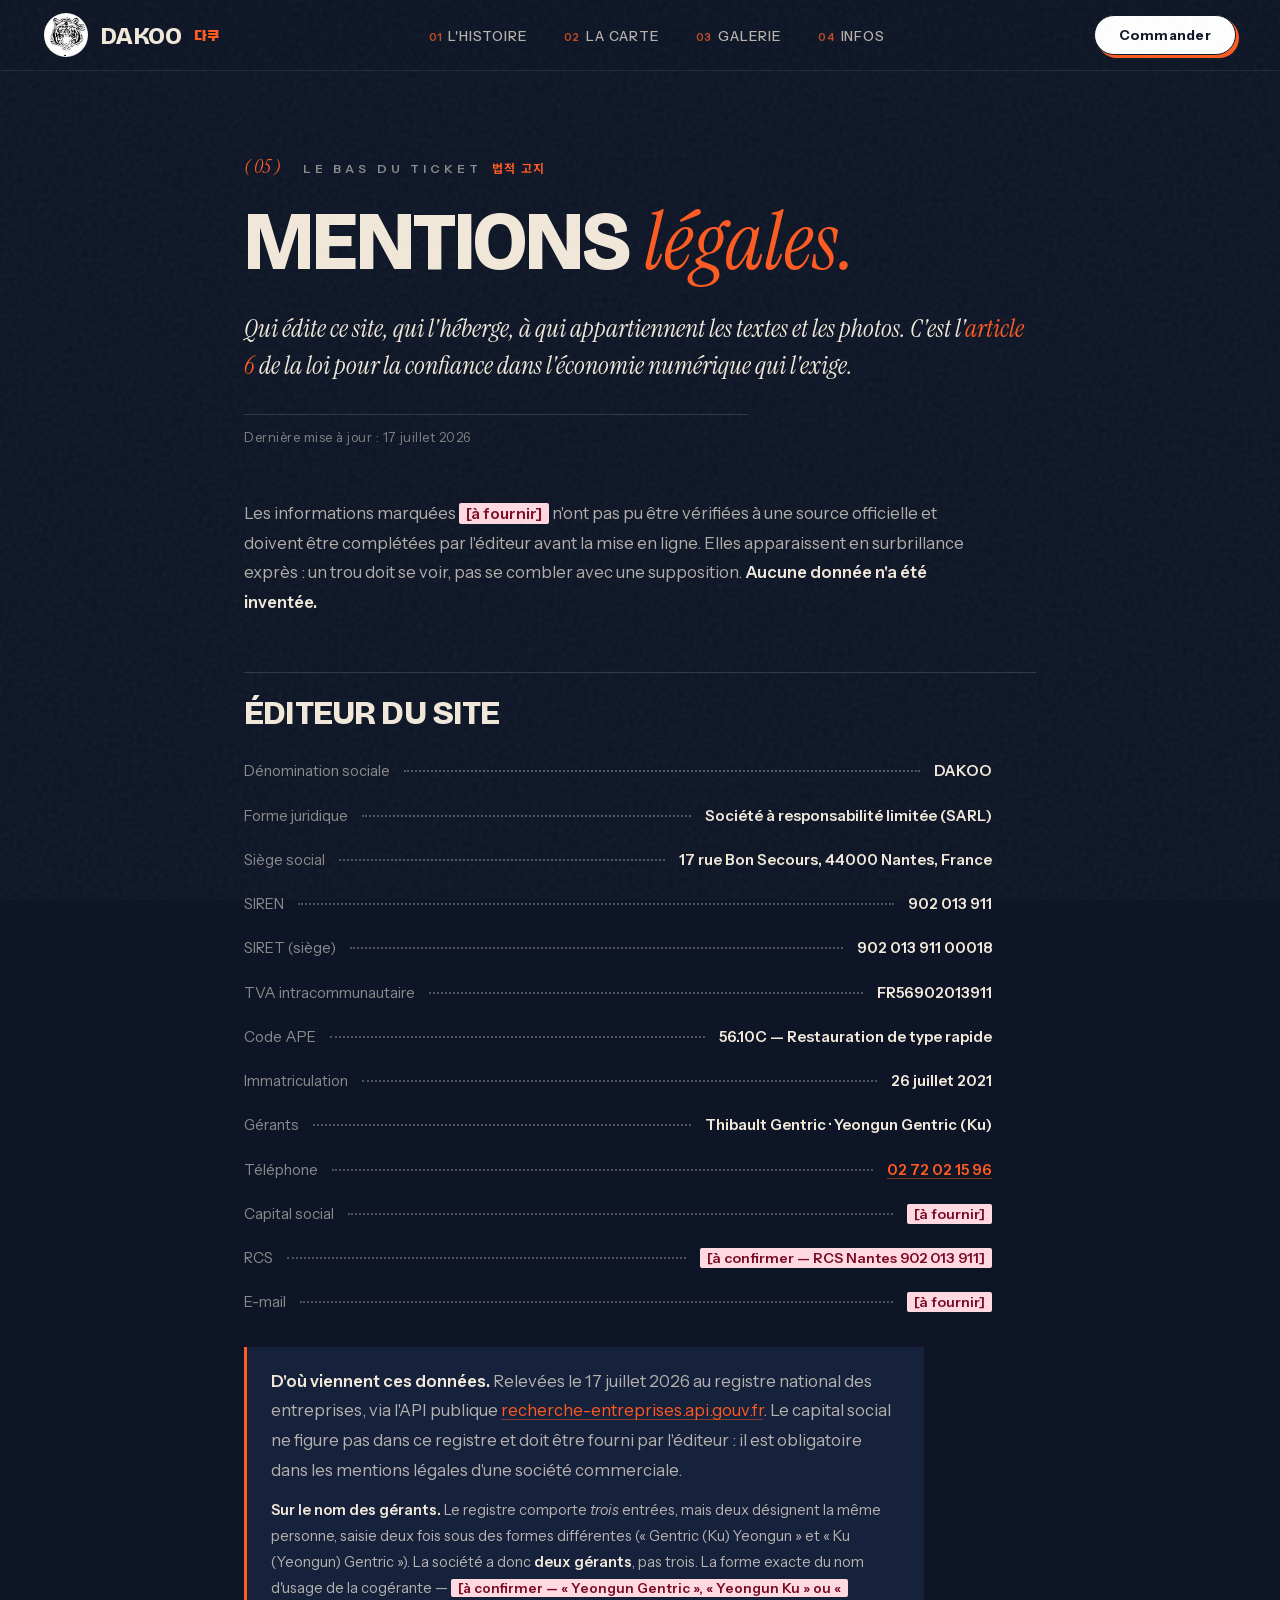
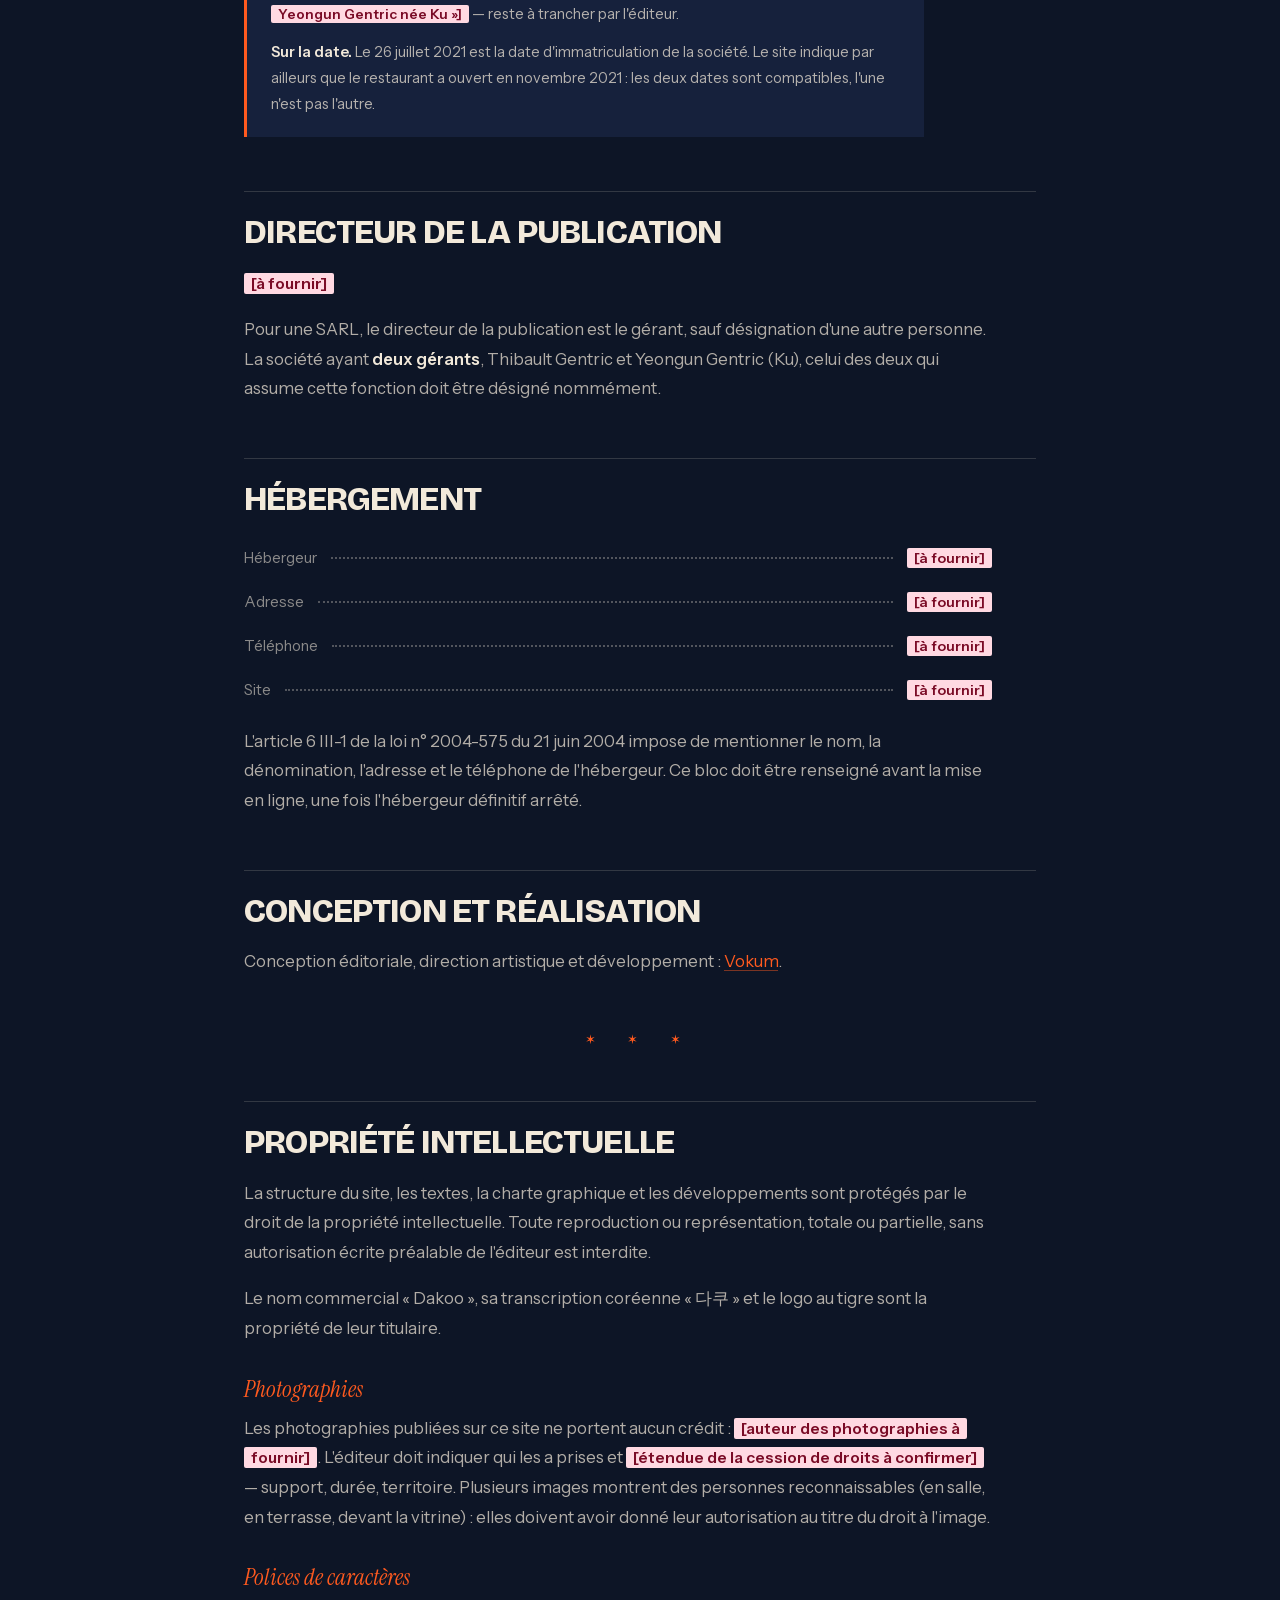
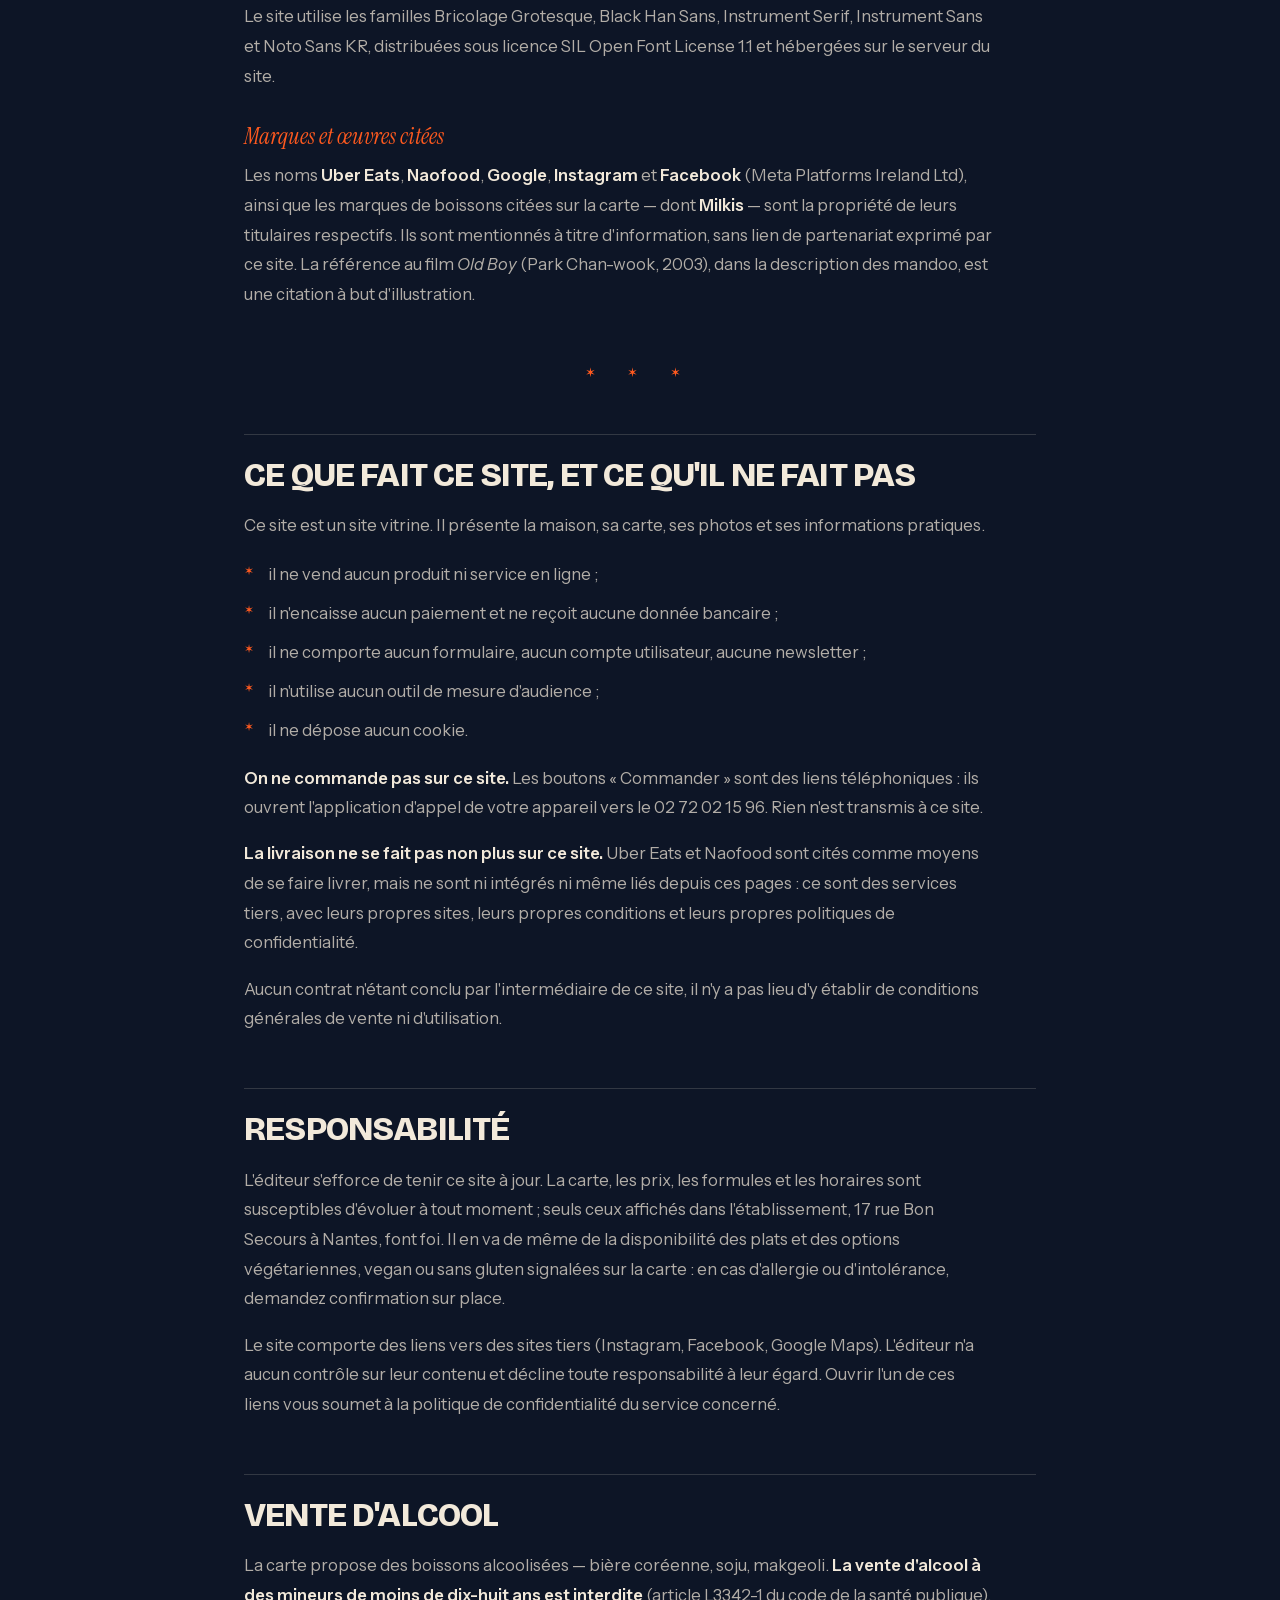
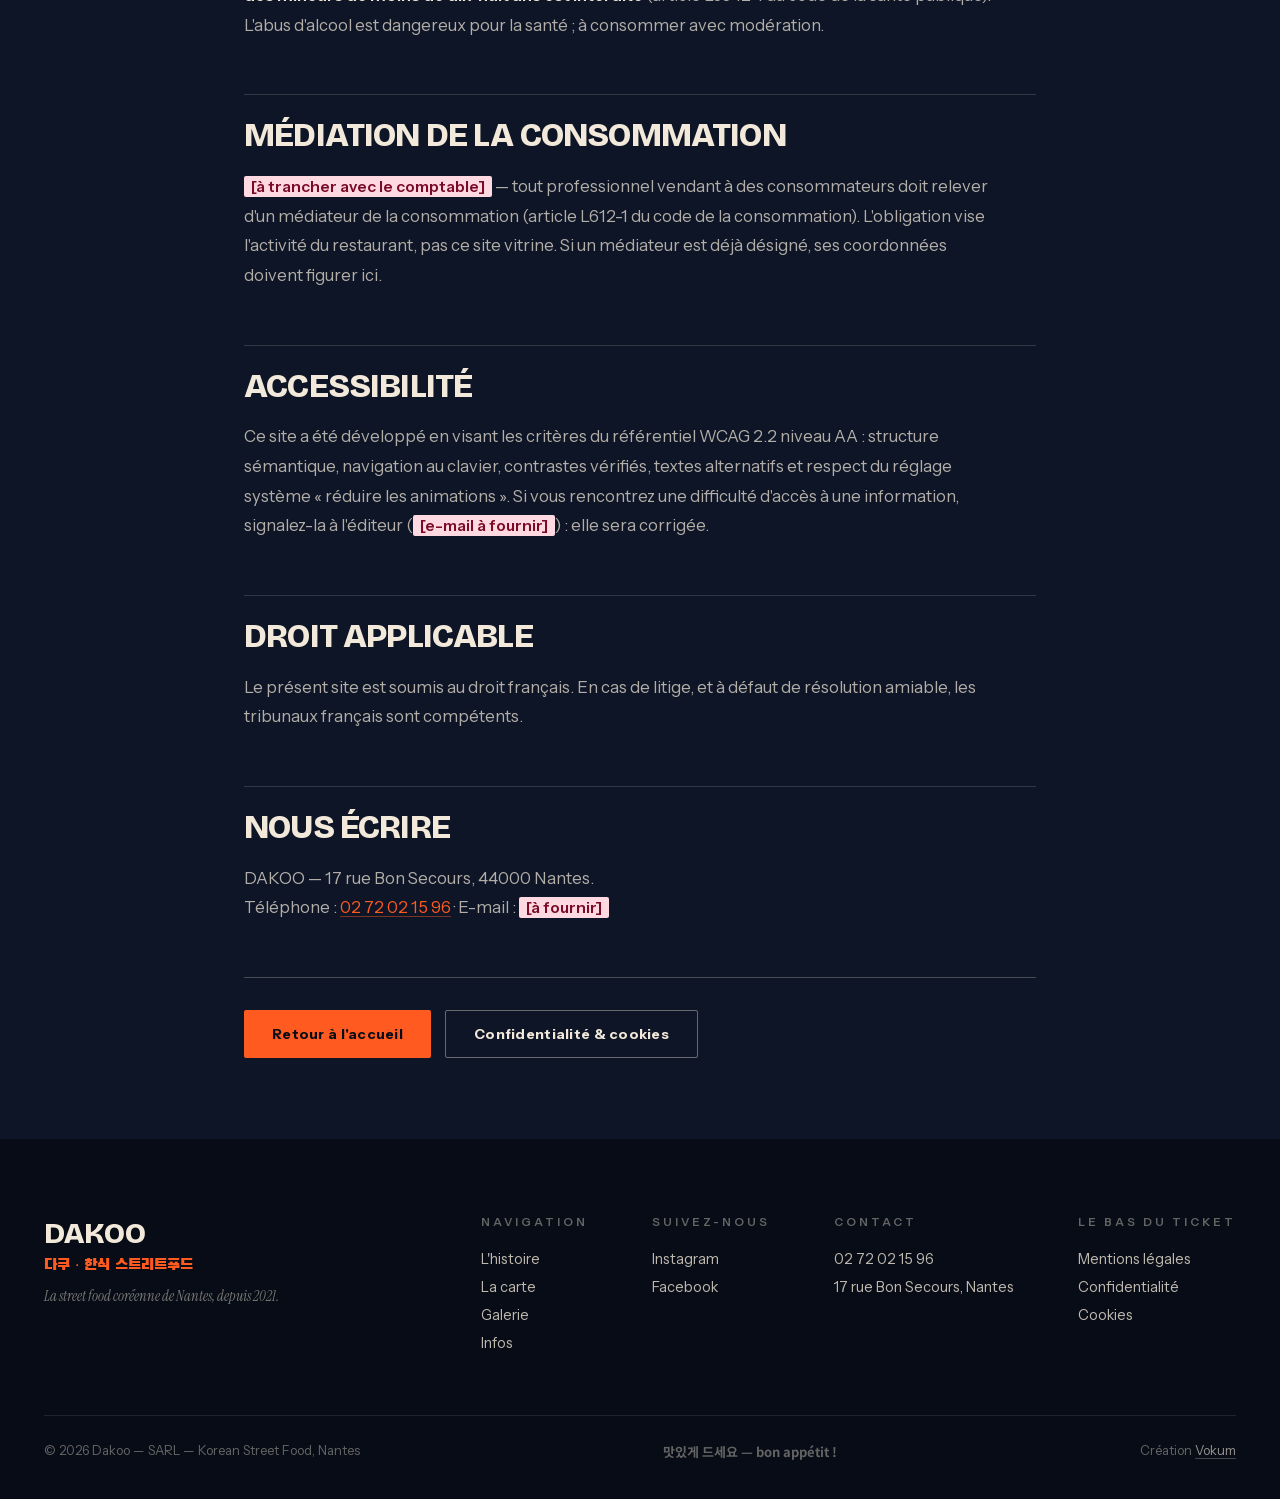
<file: mentions-legales.html>
<!DOCTYPE html>
<html lang="fr">
<head>
<meta charset="UTF-8">
<meta name="viewport" content="width=device-width, initial-scale=1.0">
<title>Mentions légales — DAKOO, Korean street food à Nantes</title>
<meta name="description" content="Mentions légales du site de DAKOO, Korean street food au 17 rue Bon Secours à Nantes.">
<meta name="robots" content="index, follow">
<meta property="og:type" content="website">
<meta property="og:title" content="Mentions légales — DAKOO">
<meta property="og:locale" content="fr_FR">
<link rel="icon" type="image/jpeg" href="assets/logo-tiger.jpg">
<link rel="preload" href="assets/font/bricolage-grotesque-normal-latin.woff2" as="font" type="font/woff2" crossorigin>
<link rel="preload" href="assets/font/instrument-sans-normal-latin.woff2" as="font" type="font/woff2" crossorigin>
<link rel="stylesheet" href="styles.css">
</head>
<body>

<nav id="nav" class="scrolled">
  <a class="nav-logo" href="index.html#top">
    <span class="disc"><img src="assets/logo-tiger.jpg" alt="Dakoo — logo tigre"></span>
    <span class="n">DAKOO</span><span class="k">다쿠</span>
  </a>
  <ul class="nav-links" id="navLinks">
    <li><a href="index.html#histoire"><i>01</i>L'histoire</a></li>
    <li><a href="index.html#menu"><i>02</i>La carte</a></li>
    <li><a href="index.html#galerie"><i>03</i>Galerie</a></li>
    <li><a href="index.html#infos"><i>04</i>Infos</a></li>
    <li class="m-cta"><a href="tel:+33272021596">Commander — 02 72 02 15 96</a></li>
  </ul>
  <div style="display:flex;align-items:center;gap:14px">
    <a class="btn nav-cta" href="tel:+33272021596">Commander</a>
    <button class="burger" id="burger" aria-label="Menu">
      <span></span><span></span><span></span>
    </button>
  </div>
</nav>

<main>

<section class="legal-head">
  <div class="legal-wrap">
    <div class="sec-head"><span class="no">( 05 )</span><span class="lbl">Le bas du ticket<i>법적 고지</i></span></div>
    <h1>Mentions <span class="it">légales.</span></h1>
    <p class="legal-lede">
      Qui édite ce site, qui l'héberge, à qui appartiennent les textes et les photos.
      C'est l'<span class="o">article 6</span> de la loi pour la confiance dans l'économie
      numérique qui l'exige.
    </p>
    <p class="legal-maj">Dernière mise à jour : 17 juillet 2026</p>
  </div>
</section>

<section class="legal">
  <div class="legal-wrap">

    <p>
      Les informations marquées <span class="manque">[à fournir]</span> n'ont pas pu être
      vérifiées à une source officielle et doivent être complétées par l'éditeur avant la
      mise en ligne. Elles apparaissent en surbrillance exprès : un trou doit se voir, pas
      se combler avec une supposition. <strong>Aucune donnée n'a été inventée.</strong>
    </p>

    <h2>Éditeur du site</h2>
    <ul class="legal-id">
      <li><span class="k">Dénomination sociale</span><span class="dots"></span><span class="v">DAKOO</span></li>
      <li><span class="k">Forme juridique</span><span class="dots"></span><span class="v">Société à responsabilité limitée (SARL)</span></li>
      <li><span class="k">Siège social</span><span class="dots"></span><span class="v">17 rue Bon Secours, 44000 Nantes, France</span></li>
      <li><span class="k">SIREN</span><span class="dots"></span><span class="v">902 013 911</span></li>
      <li><span class="k">SIRET (siège)</span><span class="dots"></span><span class="v">902 013 911 00018</span></li>
      <li><span class="k">TVA intracommunautaire</span><span class="dots"></span><span class="v">FR56902013911</span></li>
      <li><span class="k">Code APE</span><span class="dots"></span><span class="v">56.10C — Restauration de type rapide</span></li>
      <li><span class="k">Immatriculation</span><span class="dots"></span><span class="v">26 juillet 2021</span></li>
      <li><span class="k">Gérants</span><span class="dots"></span><span class="v">Thibault Gentric · Yeongun Gentric (Ku)</span></li>
      <li><span class="k">Téléphone</span><span class="dots"></span><span class="v"><a href="tel:+33272021596">02 72 02 15 96</a></span></li>
      <li><span class="k">Capital social</span><span class="dots"></span><span class="v"><span class="manque">[à fournir]</span></span></li>
      <li><span class="k">RCS</span><span class="dots"></span><span class="v"><span class="manque">[à confirmer — RCS Nantes 902 013 911]</span></span></li>
      <li><span class="k">E-mail</span><span class="dots"></span><span class="v"><span class="manque">[à fournir]</span></span></li>
    </ul>

    <div class="legal-source">
      <p>
        <strong>D'où viennent ces données.</strong> Relevées le 17 juillet 2026 au registre
        national des entreprises, via l'API publique
        <a href="https://recherche-entreprises.api.gouv.fr" target="_blank" rel="noopener noreferrer">recherche-entreprises.api.gouv.fr</a>.
        Le capital social ne figure pas dans ce registre et doit être fourni par l'éditeur :
        il est obligatoire dans les mentions légales d'une société commerciale.
      </p>
      <p>
        <strong>Sur le nom des gérants.</strong> Le registre comporte <em>trois</em> entrées,
        mais deux désignent la même personne, saisie deux fois sous des formes différentes
        (« Gentric (Ku) Yeongun » et « Ku (Yeongun) Gentric »). La société a donc
        <strong>deux gérants</strong>, pas trois. La forme exacte du nom d'usage de la
        cogérante — <span class="manque">[à confirmer — « Yeongun Gentric », « Yeongun Ku »
        ou « Yeongun Gentric née Ku »]</span> — reste à trancher par l'éditeur.
      </p>
      <p>
        <strong>Sur la date.</strong> Le 26 juillet 2021 est la date d'immatriculation de la
        société. Le site indique par ailleurs que le restaurant a ouvert en novembre 2021 :
        les deux dates sont compatibles, l'une n'est pas l'autre.
      </p>
    </div>

    <h2>Directeur de la publication</h2>
    <p><span class="manque">[à fournir]</span></p>
    <p>
      Pour une SARL, le directeur de la publication est le gérant, sauf désignation d'une
      autre personne. La société ayant <strong>deux gérants</strong>, Thibault Gentric et
      Yeongun Gentric (Ku), celui des deux qui assume cette fonction doit être désigné
      nommément.
    </p>

    <h2>Hébergement</h2>
    <ul class="legal-id">
      <li><span class="k">Hébergeur</span><span class="dots"></span><span class="v"><span class="manque">[à fournir]</span></span></li>
      <li><span class="k">Adresse</span><span class="dots"></span><span class="v"><span class="manque">[à fournir]</span></span></li>
      <li><span class="k">Téléphone</span><span class="dots"></span><span class="v"><span class="manque">[à fournir]</span></span></li>
      <li><span class="k">Site</span><span class="dots"></span><span class="v"><span class="manque">[à fournir]</span></span></li>
    </ul>
    <p>
      L'article 6 III-1 de la loi n° 2004-575 du 21 juin 2004 impose de mentionner le nom,
      la dénomination, l'adresse et le téléphone de l'hébergeur. Ce bloc doit être renseigné
      avant la mise en ligne, une fois l'hébergeur définitif arrêté.
    </p>

    <h2>Conception et réalisation</h2>
    <p>
      Conception éditoriale, direction artistique et développement :
      <a href="https://vokumagency.com" target="_blank" rel="noopener noreferrer">Vokum</a>.
    </p>

    <div class="legal-sep" aria-hidden="true">✶ ✶ ✶</div>

    <h2>Propriété intellectuelle</h2>
    <p>
      La structure du site, les textes, la charte graphique et les développements sont
      protégés par le droit de la propriété intellectuelle. Toute reproduction ou
      représentation, totale ou partielle, sans autorisation écrite préalable de l'éditeur
      est interdite.
    </p>
    <p>
      Le nom commercial « Dakoo », sa transcription coréenne « 다쿠 » et le logo au tigre sont
      la propriété de leur titulaire.
    </p>

    <h3>Photographies</h3>
    <p>
      Les photographies publiées sur ce site ne portent aucun crédit :
      <span class="manque">[auteur des photographies à fournir]</span>. L'éditeur doit
      indiquer qui les a prises et
      <span class="manque">[étendue de la cession de droits à confirmer]</span> — support,
      durée, territoire. Plusieurs images montrent des personnes reconnaissables (en salle,
      en terrasse, devant la vitrine) : elles doivent avoir donné leur autorisation au titre
      du droit à l'image.
    </p>

    <h3>Polices de caractères</h3>
    <p>
      Le site utilise les familles Bricolage Grotesque, Black Han Sans, Instrument Serif,
      Instrument Sans et Noto Sans KR, distribuées sous licence SIL Open Font License 1.1 et
      hébergées sur le serveur du site.
    </p>

    <h3>Marques et œuvres citées</h3>
    <p>
      Les noms <strong>Uber Eats</strong>, <strong>Naofood</strong>, <strong>Google</strong>,
      <strong>Instagram</strong> et <strong>Facebook</strong> (Meta Platforms Ireland Ltd),
      ainsi que les marques de boissons citées sur la carte — dont <strong>Milkis</strong> —
      sont la propriété de leurs titulaires respectifs. Ils sont mentionnés à titre
      d'information, sans lien de partenariat exprimé par ce site. La référence au film
      <em>Old Boy</em> (Park Chan-wook, 2003), dans la description des mandoo, est une
      citation à but d'illustration.
    </p>

    <div class="legal-sep" aria-hidden="true">✶ ✶ ✶</div>

    <h2>Ce que fait ce site, et ce qu'il ne fait pas</h2>
    <p>
      Ce site est un site vitrine. Il présente la maison, sa carte, ses photos et ses
      informations pratiques.
    </p>
    <ul>
      <li>il ne vend aucun produit ni service en ligne ;</li>
      <li>il n'encaisse aucun paiement et ne reçoit aucune donnée bancaire ;</li>
      <li>il ne comporte aucun formulaire, aucun compte utilisateur, aucune newsletter ;</li>
      <li>il n'utilise aucun outil de mesure d'audience ;</li>
      <li>il ne dépose aucun cookie.</li>
    </ul>
    <p>
      <strong>On ne commande pas sur ce site.</strong> Les boutons « Commander » sont des
      liens téléphoniques : ils ouvrent l'application d'appel de votre appareil vers le
      02 72 02 15 96. Rien n'est transmis à ce site.
    </p>
    <p>
      <strong>La livraison ne se fait pas non plus sur ce site.</strong> Uber Eats et Naofood
      sont cités comme moyens de se faire livrer, mais ne sont ni intégrés ni même liés
      depuis ces pages : ce sont des services tiers, avec leurs propres sites, leurs propres
      conditions et leurs propres politiques de confidentialité.
    </p>
    <p>
      Aucun contrat n'étant conclu par l'intermédiaire de ce site, il n'y a pas lieu d'y
      établir de conditions générales de vente ni d'utilisation.
    </p>

    <h2>Responsabilité</h2>
    <p>
      L'éditeur s'efforce de tenir ce site à jour. La carte, les prix, les formules et les
      horaires sont susceptibles d'évoluer à tout moment ; seuls ceux affichés dans
      l'établissement, 17 rue Bon Secours à Nantes, font foi. Il en va de même de la
      disponibilité des plats et des options végétariennes, vegan ou sans gluten signalées
      sur la carte : en cas d'allergie ou d'intolérance, demandez confirmation sur place.
    </p>
    <p>
      Le site comporte des liens vers des sites tiers (Instagram, Facebook, Google Maps).
      L'éditeur n'a aucun contrôle sur leur contenu et décline toute responsabilité à leur
      égard. Ouvrir l'un de ces liens vous soumet à la politique de confidentialité du
      service concerné.
    </p>

    <h2>Vente d'alcool</h2>
    <p>
      La carte propose des boissons alcoolisées — bière coréenne, soju, makgeoli.
      <strong>La vente d'alcool à des mineurs de moins de dix-huit ans est interdite</strong>
      (article L3342-1 du code de la santé publique). L'abus d'alcool est dangereux pour la
      santé ; à consommer avec modération.
    </p>

    <h2>Médiation de la consommation</h2>
    <p>
      <span class="manque">[à trancher avec le comptable]</span> — tout professionnel vendant
      à des consommateurs doit relever d'un médiateur de la consommation
      (article L612-1 du code de la consommation). L'obligation vise l'activité du
      restaurant, pas ce site vitrine. Si un médiateur est déjà désigné, ses coordonnées
      doivent figurer ici.
    </p>

    <h2>Accessibilité</h2>
    <p>
      Ce site a été développé en visant les critères du référentiel WCAG 2.2 niveau AA :
      structure sémantique, navigation au clavier, contrastes vérifiés, textes alternatifs
      et respect du réglage système « réduire les animations ». Si vous rencontrez une
      difficulté d'accès à une information, signalez-la à l'éditeur
      (<span class="manque">[e-mail à fournir]</span>) : elle sera corrigée.
    </p>

    <h2>Droit applicable</h2>
    <p>
      Le présent site est soumis au droit français. En cas de litige, et à défaut de
      résolution amiable, les tribunaux français sont compétents.
    </p>

    <h2>Nous écrire</h2>
    <p>
      DAKOO — 17 rue Bon Secours, 44000 Nantes.<br>
      Téléphone : <a href="tel:+33272021596">02 72 02 15 96</a> ·
      E-mail : <span class="manque">[à fournir]</span>
    </p>

    <div class="legal-actions">
      <a class="btn" href="index.html">Retour à l'accueil</a>
      <a class="btn ghost-light" href="confidentialite.html">Confidentialité &amp; cookies</a>
    </div>

  </div>
</section>

</main>

<footer>
  <div class="wrap">
    <div class="footer-top">
      <div class="footer-brand">
        <div class="n">DAKOO</div>
        <div class="k">다쿠 · 한식 스트리트푸드</div>
        <div class="s">La street food coréenne de Nantes, depuis 2021.</div>
      </div>
      <div class="footer-links">
        <div>
          <h5>Navigation</h5>
          <a href="index.html#histoire">L'histoire</a>
          <a href="index.html#menu">La carte</a>
          <a href="index.html#galerie">Galerie</a>
          <a href="index.html#infos">Infos</a>
        </div>
        <div>
          <h5>Suivez-nous</h5>
          <a href="https://www.instagram.com/dakoo_nantes/" target="_blank" rel="noopener">Instagram</a>
          <a href="https://www.facebook.com/dakoo.nantes/" target="_blank" rel="noopener">Facebook</a>
        </div>
        <div>
          <h5>Contact</h5>
          <a href="tel:+33272021596">02 72 02 15 96</a>
          <a href="https://maps.google.com/?q=Dakoo+17+rue+Bon+Secours+44000+Nantes" target="_blank" rel="noopener">17 rue Bon Secours, Nantes</a>
        </div>
        <div>
          <h5>Le bas du ticket</h5>
          <a href="mentions-legales.html" aria-current="page">Mentions légales</a>
          <a href="confidentialite.html">Confidentialité</a>
          <a href="confidentialite.html#cookies">Cookies</a>
        </div>
      </div>
    </div>
    <div class="footer-bottom">
      <span>© 2026 Dakoo — SARL — Korean Street Food, Nantes</span>
      <span class="kr">맛있게 드세요 — bon appétit !</span>
      <span>Création <a href="https://vokumagency.com" target="_blank" rel="noopener">Vokum</a></span>
    </div>
  </div>
</footer>

<script>
// menu mobile — seul comportement nécessaire ici (la nav est solide d'entrée)
const burger = document.getElementById('burger');
const links = document.getElementById('navLinks');
burger.addEventListener('click', () => {
  burger.classList.toggle('open');
  links.classList.toggle('open');
});
links.querySelectorAll('a').forEach(a => a.addEventListener('click', () => {
  burger.classList.remove('open');
  links.classList.remove('open');
}));
</script>
</body>
</html>
</file>
<file: styles.css>
/* ============================================================
   DAKOO — Korean Street Food, Nantes
   Feuille de style unique. Le CSS était en ligne dans index.html ;
   il est ici à l'identique pour être partagé avec les pages légales.
   ============================================================ */

/* ============================================================
   POLICES — auto-hébergées (assets/font/)
   Les cinq familles étaient chargées depuis les serveurs de Google
   Fonts : chaque visite envoyait l'IP du visiteur à Google, sans
   consentement. Elles sont désormais servies par ce site, et plus
   aucune requête ne sort vers un tiers.
   Toutes sous licence SIL Open Font License 1.1.

   Latin / latin-ext : sous-ensembles Google d'origine, intacts.
   Coréen : Black Han Sans et Noto Sans KR sont découpés par Google en
   327 fragments. Ils sont ici réduits aux caractères réellement
   employés par le site (voir LEGAL-TODO.md § polices avant d'ajouter
   du texte coréen).
   ============================================================ */

/* --- Bricolage Grotesque — titres. Variable sur l'axe opsz (12–96),
       graisse 800 figée, comme le servait Google. --- */

@font-face{
  font-family:'Bricolage Grotesque';
  font-style:normal;
  font-weight:800;
  font-display:swap;
  src:url(assets/font/bricolage-grotesque-normal-latin.woff2) format('woff2');
  unicode-range:U+0000-00FF, U+0131, U+0152-0153, U+02BB-02BC, U+02C6, U+02DA, U+02DC, U+0304, U+0308, U+0329, U+2000-206F, U+20AC, U+2122, U+2191, U+2193, U+2212, U+2215, U+FEFF, U+FFFD;
}
@font-face{
  font-family:'Bricolage Grotesque';
  font-style:normal;
  font-weight:800;
  font-display:swap;
  src:url(assets/font/bricolage-grotesque-normal-latin-ext.woff2) format('woff2');
  unicode-range:U+0100-02BA, U+02BD-02C5, U+02C7-02CC, U+02CE-02D7, U+02DD-02FF, U+0304, U+0308, U+0329, U+1D00-1DBF, U+1E00-1E9F, U+1EF2-1EFF, U+2020, U+20A0-20AB, U+20AD-20C0, U+2113, U+2C60-2C7F, U+A720-A7FF;
}

/* --- Instrument Sans — texte courant. Variable 400–700 : un seul
       fichier couvre les graisses 400/500/600/700 du site. --- */
@font-face{
  font-family:'Instrument Sans';
  font-style:normal;
  font-weight:400 700;
  font-display:swap;
  src:url(assets/font/instrument-sans-normal-latin.woff2) format('woff2');
  unicode-range:U+0000-00FF, U+0131, U+0152-0153, U+02BB-02BC, U+02C6, U+02DA, U+02DC, U+0304, U+0308, U+0329, U+2000-206F, U+20AC, U+2122, U+2191, U+2193, U+2212, U+2215, U+FEFF, U+FFFD;
}
@font-face{
  font-family:'Instrument Sans';
  font-style:normal;
  font-weight:400 700;
  font-display:swap;
  src:url(assets/font/instrument-sans-normal-latin-ext.woff2) format('woff2');
  unicode-range:U+0100-02BA, U+02BD-02C5, U+02C7-02CC, U+02CE-02D7, U+02DD-02FF, U+0304, U+0308, U+0329, U+1D00-1DBF, U+1E00-1E9F, U+1EF2-1EFF, U+2020, U+20A0-20AB, U+20AD-20C0, U+2113, U+2C60-2C7F, U+A720-A7FF;
}

/* Italique : fichier statique, graisse 400 seule. */
@font-face{
  font-family:'Instrument Sans';
  font-style:italic;
  font-weight:400;
  font-display:swap;
  src:url(assets/font/instrument-sans-italic-latin.woff2) format('woff2');
  unicode-range:U+0000-00FF, U+0131, U+0152-0153, U+02BB-02BC, U+02C6, U+02DA, U+02DC, U+0304, U+0308, U+0329, U+2000-206F, U+20AC, U+2122, U+2191, U+2193, U+2212, U+2215, U+FEFF, U+FFFD;
}
@font-face{
  font-family:'Instrument Sans';
  font-style:italic;
  font-weight:400;
  font-display:swap;
  src:url(assets/font/instrument-sans-italic-latin-ext.woff2) format('woff2');
  unicode-range:U+0100-02BA, U+02BD-02C5, U+02C7-02CC, U+02CE-02D7, U+02DD-02FF, U+0304, U+0308, U+0329, U+1D00-1DBF, U+1E00-1E9F, U+1EF2-1EFF, U+2020, U+20A0-20AB, U+20AD-20C0, U+2113, U+2C60-2C7F, U+A720-A7FF;
}

/* --- Instrument Serif — accents en italique. Statique, 400. --- */
@font-face{
  font-family:'Instrument Serif';
  font-style:normal;
  font-weight:400;
  font-display:swap;
  src:url(assets/font/instrument-serif-normal-latin.woff2) format('woff2');
  unicode-range:U+0000-00FF, U+0131, U+0152-0153, U+02BB-02BC, U+02C6, U+02DA, U+02DC, U+0304, U+0308, U+0329, U+2000-206F, U+20AC, U+2122, U+2191, U+2193, U+2212, U+2215, U+FEFF, U+FFFD;
}
@font-face{
  font-family:'Instrument Serif';
  font-style:normal;
  font-weight:400;
  font-display:swap;
  src:url(assets/font/instrument-serif-normal-latin-ext.woff2) format('woff2');
  unicode-range:U+0100-02BA, U+02BD-02C5, U+02C7-02CC, U+02CE-02D7, U+02DD-02FF, U+0304, U+0308, U+0329, U+1D00-1DBF, U+1E00-1E9F, U+1EF2-1EFF, U+2020, U+20A0-20AB, U+20AD-20C0, U+2113, U+2C60-2C7F, U+A720-A7FF;
}
@font-face{
  font-family:'Instrument Serif';
  font-style:italic;
  font-weight:400;
  font-display:swap;
  src:url(assets/font/instrument-serif-italic-latin.woff2) format('woff2');
  unicode-range:U+0000-00FF, U+0131, U+0152-0153, U+02BB-02BC, U+02C6, U+02DA, U+02DC, U+0304, U+0308, U+0329, U+2000-206F, U+20AC, U+2122, U+2191, U+2193, U+2212, U+2215, U+FEFF, U+FFFD;
}
@font-face{
  font-family:'Instrument Serif';
  font-style:italic;
  font-weight:400;
  font-display:swap;
  src:url(assets/font/instrument-serif-italic-latin-ext.woff2) format('woff2');
  unicode-range:U+0100-02BA, U+02BD-02C5, U+02C7-02CC, U+02CE-02D7, U+02DD-02FF, U+0304, U+0308, U+0329, U+1D00-1DBF, U+1E00-1E9F, U+1EF2-1EFF, U+2020, U+20A0-20AB, U+20AD-20C0, U+2113, U+2C60-2C7F, U+A720-A7FF;
}

/* --- Coréen — réduit aux caractères du site. Pas d'unicode-range :
       ces familles ne servent qu'au hangul, jamais au texte français. --- */
@font-face{
  font-family:'Black Han Sans';
  font-style:normal;
  font-weight:400;
  font-display:swap;
  src:url(assets/font/black-han-sans-normal-kr.woff2) format('woff2');
}
@font-face{
  font-family:'Noto Sans KR';
  font-style:normal;
  font-weight:400;
  font-display:swap;
  src:url(assets/font/noto-sans-kr-400-kr.woff2) format('woff2');
}
@font-face{
  font-family:'Noto Sans KR';
  font-style:normal;
  font-weight:700;
  font-display:swap;
  src:url(assets/font/noto-sans-kr-700-kr.woff2) format('woff2');
}


/* ============================================================
   SITE — styles d'origine, repris tels quels depuis index.html
   ============================================================ */

:root{
  --navy:#0D1526;
  --navy-2:#16213C;
  --orange:#FF5A1F;
  --orange-soft:#FF7A45;
  --red:#E23428;
  --paper:#F2E9DA;
  --paper-2:#EADFCB;
  --ink:#070C16;
  --font-display:'Bricolage Grotesque',sans-serif;
  --font-hangul:'Black Han Sans',sans-serif;
  --font-serif:'Instrument Serif',serif;
  --font-body:'Instrument Sans',sans-serif;
  --font-kr:'Noto Sans KR',sans-serif;
}
*{margin:0;padding:0;box-sizing:border-box}
html{scroll-behavior:smooth}
body{
  font-family:var(--font-body);
  background:var(--navy);
  color:var(--paper);
  overflow-x:hidden;
  -webkit-font-smoothing:antialiased;
}
::selection{background:var(--orange);color:var(--navy)}
body::after{
  content:"";position:fixed;inset:0;pointer-events:none;z-index:2000;opacity:.055;
  background-image:url("data:image/svg+xml,%3Csvg viewBox='0 0 200 200' xmlns='http://www.w3.org/2000/svg'%3E%3Cfilter id='n'%3E%3CfeTurbulence type='fractalNoise' baseFrequency='0.9' numOctaves='2'/%3E%3C/filter%3E%3Crect width='100%25' height='100%25' filter='url(%23n)'/%3E%3C/svg%3E");
}

/* ---------- typographie de base ---------- */
.d{font-family:var(--font-display);font-weight:800;text-transform:uppercase;letter-spacing:-.02em;line-height:.92}
.serif{font-family:var(--font-serif);font-style:italic;font-weight:400;text-transform:none;letter-spacing:0}
.hangul{font-family:var(--font-hangul);font-weight:400}

/* ---------- nav ---------- */
nav{
  position:fixed;top:0;left:0;right:0;z-index:1000;
  display:flex;align-items:center;justify-content:space-between;
  padding:20px 44px;
  transition:background .4s, box-shadow .4s, padding .4s;
}
nav.scrolled{background:rgba(13,21,38,.9);backdrop-filter:blur(16px);padding:13px 44px;box-shadow:0 1px 0 rgba(242,233,218,.09)}
.nav-logo{display:flex;align-items:center;gap:12px;text-decoration:none;color:var(--navy)}
.nav-logo .disc{
  width:44px;height:44px;border-radius:50%;background:#fff;overflow:hidden;
  border:1.5px solid rgba(13,21,38,.2);flex:0 0 44px;display:block;
}
.nav-logo .disc img{
  width:100%;height:100%;object-fit:cover;display:block;
  transform:scale(1.55) translateY(15%);
}
nav.scrolled .nav-logo .disc{border-color:rgba(242,233,218,.25)}
.nav-logo .n,.nav-logo .k{position:relative;top:1px}
nav.scrolled .nav-logo{color:var(--paper)}
nav.scrolled .nav-links a{color:var(--paper)}
nav.scrolled .burger span{background:var(--paper)}
.nav-logo .n{font-family:var(--font-display);font-weight:800;font-size:24px;letter-spacing:-.01em}
.nav-logo .k{font-family:var(--font-hangul);font-size:15px;color:var(--orange)}
.nav-links{display:flex;gap:36px;align-items:center;list-style:none}
.nav-links a{
  color:var(--navy);text-decoration:none;font-size:13.5px;font-weight:500;letter-spacing:.06em;
  text-transform:uppercase;opacity:.75;transition:opacity .2s,color .2s;
}
.nav-links a i{font-style:normal;color:var(--orange);font-size:11px;margin-right:6px;font-weight:600}
.nav-links .m-cta{display:none}
.nav-links a:hover{opacity:1;color:var(--orange)}
.btn{
  display:inline-flex;align-items:center;gap:10px;
  background:var(--orange);color:var(--ink);
  font-family:var(--font-body);font-weight:700;font-size:14px;letter-spacing:.02em;
  padding:14px 28px;border-radius:2px;text-decoration:none;border:none;cursor:pointer;
  transition:transform .25s cubic-bezier(.2,.8,.2,1),box-shadow .25s,background .25s;
}
.btn:hover{transform:translate(-2px,-2px);box-shadow:4px 4px 0 rgba(242,233,218,.9);background:var(--orange-soft)}
.btn.line{background:transparent;color:var(--navy);border:1.5px solid rgba(13,21,38,.4)}
.btn.line:hover{border-color:var(--red);color:var(--red);box-shadow:none}
.btn.nav-cta{
  background:#fff;color:var(--navy);
  border:1.5px solid var(--navy);border-radius:100px;
  padding:11px 24px;font-size:13.5px;
  box-shadow:3px 3px 0 var(--navy);
}
.btn.nav-cta:hover{
  transform:translate(-1px,-1px);
  box-shadow:4px 4px 0 var(--navy);
  background:#fff;color:var(--red);
}
nav.scrolled .btn.nav-cta{box-shadow:3px 3px 0 var(--orange)}
nav.scrolled .btn.nav-cta:hover{box-shadow:4px 4px 0 var(--orange)}
.burger{display:none;background:none;border:none;cursor:pointer;padding:8px;z-index:1100}
.burger span{display:block;width:26px;height:2px;background:var(--navy);margin:6px 0;transition:.3s}
.burger.open span{background:var(--paper)}

/* ---------- hero — affiche papier ---------- */
.hero{
  min-height:100svh;position:relative;overflow:hidden;
  display:flex;flex-direction:column;justify-content:flex-end;
  padding:140px 44px 0;
  background:linear-gradient(178deg,#F7F0E3 0%,#F2E9DA 52%,#EADDC6 100%);
}
.hero-bg{position:absolute;inset:0;pointer-events:none}
.hero-bg .vignette{
  position:absolute;inset:0;
  background:radial-gradient(135% 95% at 50% 40%, transparent 55%, rgba(122,88,40,.1) 100%);
}
/* intro hero — cascade au chargement, easing doux, pas de bounce */
@keyframes fadeIn{from{opacity:0}}
@keyframes fadeUp{from{opacity:0;transform:translateY(26px)}}
@keyframes fadeDown{from{opacity:0;transform:translateY(-14px)}}
@keyframes riseLtr{from{transform:translateY(112%)}}
@keyframes popKr{from{opacity:0;transform:rotate(16deg) scale(.5)}}
.hero-title .big{overflow:hidden}
.hero-title .big i{font-style:normal;display:inline-block;will-change:transform}
@media (min-width:681px){nav{animation:fadeDown .9s cubic-bezier(.16,1,.3,1) .2s both}}
.hero-eyebrow{animation:fadeUp .9s cubic-bezier(.16,1,.3,1) .35s both}
.hero-title .big i{animation:riseLtr 1.05s cubic-bezier(.16,1,.3,1) both}
.hero-title .big i:nth-child(1){animation-delay:.40s}
.hero-title .big i:nth-child(2){animation-delay:.47s}
.hero-title .big i:nth-child(3){animation-delay:.54s}
.hero-title .big i:nth-child(4){animation-delay:.61s}
.hero-title .big i:nth-child(5){animation-delay:.68s}
.hero-title .kr-over{animation:popKr .9s cubic-bezier(.16,1,.3,1) 1.05s both}
.hero-line{animation:fadeUp 1s cubic-bezier(.16,1,.3,1) .95s both}
.hero-ctas{animation:fadeUp 1s cubic-bezier(.16,1,.3,1) 1.15s both}
.hero-side{animation:fadeIn 1.4s ease 1.45s both}
.hero-tiger{animation:fadeIn 1.8s ease 1.25s both}
.hero-meta{animation:fadeUp 1.1s cubic-bezier(.16,1,.3,1) 1.3s both}
@media (prefers-reduced-motion:reduce){
  nav,.hero-eyebrow,.hero-title .big i,.hero-title .kr-over,.hero-line,
  .hero-ctas,.hero-side,.hero-tiger,.hero-meta{animation:none}
  .reveal{opacity:1;transform:none;transition:none}
}
.hero-inner{max-width:1360px;margin:0 auto;width:100%;position:relative;padding-bottom:64px}
.hero-eyebrow{
  display:flex;align-items:center;gap:12px;
  font-size:12.5px;font-weight:600;letter-spacing:.32em;text-transform:uppercase;color:var(--navy);
  margin-bottom:34px;opacity:.85;
}
.hero-eyebrow::before{content:"";width:9px;height:9px;border-radius:50%;background:var(--red);box-shadow:0 0 10px rgba(226,52,40,.6)}
.hero-title{position:relative;display:inline-block}
.hero-title .big{
  font-family:var(--font-display);font-weight:800;text-transform:uppercase;
  font-size:clamp(88px,17.5vw,268px);line-height:.82;letter-spacing:-.035em;color:var(--navy);
  display:block;
}
.hero-title .kr-over{
  position:absolute;top:-.28em;right:-.42em;
  font-family:var(--font-hangul);font-size:clamp(40px,7vw,104px);color:var(--orange);
  transform:rotate(6deg);line-height:1;
  text-shadow:4px 6px 0 rgba(13,21,38,.12);
  z-index:2;
}
.hero-line{
  font-family:var(--font-serif);font-style:italic;
  font-size:clamp(24px,3.4vw,46px);color:var(--navy);line-height:1.18;
  margin-top:26px;max-width:16em;
}
.hero-line .o{color:var(--red)}
.hero-ctas{margin-top:42px;display:flex;gap:16px;flex-wrap:wrap}
.hero-ctas .btn:hover{box-shadow:4px 4px 0 var(--navy)}
.hero-side{
  position:absolute;right:0;bottom:70px;
  writing-mode:vertical-rl;
  font-family:var(--font-kr);font-weight:700;font-size:15px;letter-spacing:.5em;
  color:rgba(13,21,38,.35);
}
.hero-tiger{
  position:absolute;top:46%;right:4%;transform:translateY(-50%) rotate(8deg);
  width:min(30vw,330px);opacity:.13;pointer-events:none;
  mix-blend-mode:multiply;
}
.hero-meta{
  border-top:1.5px solid rgba(13,21,38,.7);
  display:flex;gap:0;flex-wrap:wrap;
  max-width:1360px;margin:0 auto;width:100%;
}
.hero-meta > div{
  flex:1;min-width:200px;padding:22px 28px 26px;
  border-right:1px solid rgba(13,21,38,.18);
  font-size:13.5px;letter-spacing:.04em;color:rgba(13,21,38,.6);
}
.hero-meta > div:first-child{padding-left:0}
.hero-meta > div:last-child{border-right:none}
.hero-meta b{display:block;color:var(--navy);font-weight:600;font-size:15px;margin-bottom:4px;letter-spacing:0}
.hero-meta .star{color:var(--red)}

/* ---------- marquee ---------- */
.marquee{
  background:var(--orange);color:var(--ink);
  overflow:hidden;white-space:nowrap;padding:13px 0;
  border-top:3px solid var(--ink);border-bottom:3px solid var(--ink);
}
.marquee-track{display:inline-flex;animation:scroll 30s linear infinite}
.marquee span{
  font-family:var(--font-display);font-weight:800;font-size:19px;letter-spacing:.02em;text-transform:uppercase;
  padding:0 8px;display:inline-flex;align-items:center;gap:16px;
}
.marquee span i{font-style:normal;font-family:var(--font-hangul);font-size:18px}
.marquee span em{font-style:normal;font-size:13px;position:relative;top:-2px}
@keyframes scroll{to{transform:translateX(-50%)}}

/* ---------- sections communes ---------- */
section{position:relative}
.wrap{max-width:1280px;margin:0 auto;padding:0 44px}
.sec-head{display:flex;align-items:baseline;gap:22px;margin-bottom:26px}
.sec-head .no{
  font-family:var(--font-serif);font-style:italic;font-size:20px;color:var(--orange);
}
.sec-head .lbl{
  font-size:12px;font-weight:600;letter-spacing:.34em;text-transform:uppercase;color:rgba(242,233,218,.55);
}
.sec-head .lbl i{font-style:normal;font-family:var(--font-kr);font-weight:700;letter-spacing:.1em;color:var(--orange);margin-left:10px}
h2{
  font-family:var(--font-display);font-weight:800;text-transform:uppercase;letter-spacing:-.025em;
  font-size:clamp(44px,6.5vw,96px);line-height:.9;color:var(--paper);
}
h2 .it{font-family:var(--font-serif);font-style:italic;font-weight:400;text-transform:none;letter-spacing:0;color:var(--orange)}
.reveal{opacity:0;transform:translateY(42px);transition:opacity .9s cubic-bezier(.2,.7,.2,1),transform .9s cubic-bezier(.2,.7,.2,1)}
.reveal.visible{opacity:1;transform:translateY(0)}
.reveal.d1{transition-delay:.08s}.reveal.d2{transition-delay:.16s}.reveal.d3{transition-delay:.24s}.reveal.d4{transition-delay:.32s}

/* ---------- histoire ---------- */
.story{padding:150px 0 130px;background:var(--navy)}
.story-grid{display:grid;grid-template-columns:1.05fr .95fr;gap:90px;align-items:center}
.story-grid > *{min-width:0}
.story .lede{
  font-family:var(--font-serif);font-style:italic;
  font-size:clamp(21px,2vw,26px);line-height:1.45;color:var(--paper);
  margin-top:34px;
}
.story .lede .o{color:var(--orange)}
.story p.txt{font-size:16.5px;line-height:1.8;font-weight:400;color:rgba(242,233,218,.72);margin-top:24px}
.story p.txt strong{color:var(--paper);font-weight:600}
.story p.txt .kr{font-family:var(--font-kr);font-weight:700;color:var(--orange)}
.story-stats{
  display:flex;flex-wrap:wrap;row-gap:14px;margin-top:46px;border-top:1px solid rgba(242,233,218,.16);
}
.stat{padding:22px 34px 0 0;margin-right:34px;border-right:1px solid rgba(242,233,218,.12)}
.stat:last-child{border-right:none;margin-right:0}
.stat .num{font-family:var(--font-display);font-weight:800;font-size:38px;color:var(--orange);letter-spacing:-.02em}
.stat .lbl{font-size:12px;letter-spacing:.14em;text-transform:uppercase;color:rgba(242,233,218,.5);margin-top:6px;line-height:1.5}
.story-visual{position:relative;height:540px}
.polaroid{
  position:absolute;background:var(--paper);padding:10px 10px 36px;
  box-shadow:0 20px 55px rgba(0,0,0,.5);
  transition:transform .4s cubic-bezier(.2,.8,.2,1);
}
.polaroid:hover{transform:scale(1.05) rotate(0deg) !important;z-index:10}
.polaroid img{width:175px;height:175px;object-fit:cover;display:block}
.polaroid .cap{
  font-family:var(--font-kr);font-weight:700;font-size:12px;color:var(--navy);
  text-align:center;margin-top:10px;letter-spacing:.06em;
}
.p1{top:6%;left:0;transform:rotate(-5deg)}
.p2{top:0;right:5%;transform:rotate(4deg)}
.p3{bottom:13%;left:15%;transform:rotate(2.5deg)}
.p4{bottom:0;right:0;transform:rotate(-4deg)}
.story-sticker{
  position:absolute;top:44%;right:36%;z-index:5;
  background:var(--red);color:var(--paper);
  font-family:var(--font-display);font-weight:800;text-transform:uppercase;
  padding:11px 20px;font-size:15px;letter-spacing:.04em;transform:rotate(-7deg);
  box-shadow:0 12px 30px rgba(226,52,40,.45);
}
.story-hangul-bg{
  position:absolute;left:-30px;bottom:-60px;
  font-family:var(--font-hangul);font-size:200px;line-height:1;
  color:rgba(242,233,218,.04);pointer-events:none;user-select:none;
}

/* ---------- carte ---------- */
.menu{padding:150px 0 130px;background:var(--paper);color:var(--navy)}
.menu h2{color:var(--navy)}
.menu .sec-head .lbl{color:rgba(13,21,38,.5)}
.menu .sec-head .no{color:var(--red)}
.menu .sec-head .lbl i{color:var(--red)}
.menu-top{display:flex;justify-content:space-between;align-items:flex-end;gap:40px;flex-wrap:wrap}
.menu-top .intro{
  font-family:var(--font-serif);font-style:italic;font-size:20px;line-height:1.5;
  color:rgba(13,21,38,.72);max-width:400px;padding-bottom:10px;
}
/* formules — bandes */
.formules{margin-top:70px;border:2.5px solid var(--navy)}
.formule{
  display:grid;grid-template-columns:110px 1fr auto;align-items:center;gap:34px;
  padding:30px 38px;border-bottom:2.5px solid var(--navy);
  transition:background .25s;position:relative;
}
.formule:last-child{border-bottom:none}
.formule:hover{background:#fff}
.formule .f-kr{font-family:var(--font-hangul);font-size:42px;color:var(--red);line-height:1}
.formule .f-body h3{
  font-family:var(--font-display);font-weight:800;text-transform:uppercase;letter-spacing:-.01em;
  font-size:clamp(22px,2.4vw,32px);color:var(--navy);
}
.formule .f-body p{font-size:15px;color:rgba(13,21,38,.62);margin-top:6px;line-height:1.55;max-width:520px}
.formule .f-price{
  font-family:var(--font-display);font-weight:800;font-size:clamp(34px,4vw,54px);
  color:var(--navy);letter-spacing:-.03em;white-space:nowrap;
}
.formule .f-price sup{font-size:.45em;vertical-align:.7em;font-weight:800}
.formule.star .f-price, .formule.star .f-kr{color:var(--red)}
.formule .pop{
  position:absolute;top:-13px;right:34px;background:var(--red);color:var(--paper);
  font-size:11px;font-weight:700;letter-spacing:.16em;text-transform:uppercase;
  padding:6px 14px;transform:rotate(2deg);
}
/* liste des plats */
.carte{margin-top:110px;display:grid;grid-template-columns:1fr 1fr;gap:0 90px}
.carte > *{min-width:0}
.carte-col-title{
  font-family:var(--font-display);font-weight:800;text-transform:uppercase;letter-spacing:-.01em;
  font-size:24px;color:var(--navy);padding-bottom:18px;margin-bottom:8px;
  border-bottom:2.5px solid var(--navy);
  display:flex;justify-content:space-between;align-items:baseline;
}
.carte-col-title .kr{font-family:var(--font-hangul);font-size:20px;color:var(--red)}
.plat{padding:24px 0;border-bottom:1px solid rgba(13,21,38,.18)}
.plat-line{display:flex;align-items:baseline;gap:14px}
.plat-line h4{
  font-family:var(--font-display);font-weight:800;text-transform:uppercase;
  font-size:19px;color:var(--navy);letter-spacing:0;
}
.plat-line h4 .kr{font-family:var(--font-kr);font-weight:700;font-size:13px;color:var(--red);margin-left:8px;text-transform:none;white-space:nowrap}
.plat-line .dots{flex:1;border-bottom:2px dotted rgba(13,21,38,.35);position:relative;top:-4px;min-width:26px}
.plat-line .price{font-family:var(--font-display);font-weight:800;font-size:19px;color:var(--navy);white-space:nowrap}
.plat.small{padding:13px 0}
.plat.small h4{font-family:var(--font-body);font-weight:600;font-size:15.5px;text-transform:none}
.plat.small .price{font-size:15.5px}
.plat p{font-size:14.5px;line-height:1.6;color:rgba(13,21,38,.62);margin-top:8px;max-width:420px}
.plat .tag{
  display:inline-block;margin-top:10px;font-size:11.5px;font-weight:700;letter-spacing:.14em;text-transform:uppercase;
  color:var(--red);
}
.plat .tag.veg{color:#3E7A3E}
/* bande photos */
.food-strip{margin-top:100px;display:grid;grid-template-columns:repeat(5,1fr);gap:18px}
.food-strip figure{position:relative;background:#fff;padding:8px 8px 30px;box-shadow:0 14px 36px rgba(13,21,38,.18)}
.food-strip figure:nth-child(odd){transform:rotate(-2deg)}
.food-strip figure:nth-child(even){transform:rotate(1.6deg)}
.food-strip figure:hover{transform:rotate(0);transition:transform .35s cubic-bezier(.2,.8,.2,1)}
.food-strip img{width:100%;aspect-ratio:1;object-fit:cover;display:block}
.food-strip figcaption{
  font-family:var(--font-kr);font-weight:700;font-size:11.5px;color:var(--navy);
  text-align:center;margin-top:8px;
}
.menu-foot{
  margin-top:64px;display:flex;justify-content:center;align-items:center;gap:12px 20px;flex-wrap:wrap;
  font-size:14px;color:rgba(13,21,38,.65);text-align:center;
}
.menu-foot .sep{color:var(--red)}
.menu-foot b{color:var(--navy)}

/* ---------- néon break ---------- */
.neon-break{
  background:var(--ink);padding:120px 24px;text-align:center;position:relative;overflow:hidden;
}
.neon-break .kr-neon{
  font-family:var(--font-hangul);
  font-size:clamp(44px,8vw,110px);
  color:#FF5A3C;letter-spacing:.06em;line-height:1;
  text-shadow:0 0 14px rgba(255,90,60,.85),0 0 46px rgba(255,90,60,.5),0 0 110px rgba(255,90,60,.3);
  animation:flicker 7s linear infinite;
}
@keyframes flicker{0%,92%,94%,100%{opacity:1}93%{opacity:.45}95.5%{opacity:.7}}
.neon-break .sub{
  margin-top:22px;font-family:var(--font-serif);font-style:italic;
  font-size:19px;color:rgba(242,233,218,.55);letter-spacing:.02em;
}

/* ---------- galerie ---------- */
.gallery{padding:150px 0 130px;background:var(--navy)}
.gallery-head{display:flex;justify-content:space-between;align-items:flex-end;gap:30px;flex-wrap:wrap}
.gallery-head a{
  color:var(--orange);font-weight:600;text-decoration:none;font-size:15px;
  border-bottom:1.5px solid var(--orange);padding-bottom:3px;
}
.gallery-head a:hover{color:var(--orange-soft);border-color:var(--orange-soft)}
.gallery-grid{display:grid;grid-template-columns:repeat(6,1fr);gap:14px;margin-top:64px}
.g-item{overflow:hidden;aspect-ratio:1;position:relative;background:var(--navy-2)}
.g-item img{width:100%;height:100%;object-fit:cover;transition:transform .6s cubic-bezier(.2,.8,.2,1)}
.g-item:hover img{transform:scale(1.07)}

/* ---------- avis ---------- */
.reviews{padding:0 0 150px;background:var(--navy)}
.review-inner{max-width:940px;margin:0 auto;text-align:center}
.review-inner .q-kr{font-family:var(--font-hangul);font-size:26px;color:var(--orange);margin-bottom:30px}
.review-inner blockquote{
  font-family:var(--font-serif);font-style:italic;
  font-size:clamp(26px,3.4vw,44px);line-height:1.3;color:var(--paper);
}
.review-inner blockquote .o{color:var(--orange)}
.review-meta{
  margin-top:36px;display:flex;flex-wrap:wrap;align-items:center;justify-content:center;gap:10px 18px;
  font-size:14px;letter-spacing:.1em;text-transform:uppercase;color:rgba(242,233,218,.55);
}
.review-meta .stars{color:var(--orange);letter-spacing:3px;font-size:17px}
.review-meta b{color:var(--paper);font-weight:600}

/* ---------- infos ---------- */
.infos{padding:150px 0;background:var(--paper);color:var(--navy);overflow:hidden}
.infos h2{color:var(--navy)}
.infos .sec-head .lbl{color:rgba(13,21,38,.5)}
.infos .sec-head .no{color:var(--red)}
.infos .sec-head .lbl i{color:var(--red)}
.infos-grid{display:grid;grid-template-columns:1.1fr .9fr;gap:90px;margin-top:70px;align-items:center}
.infos-grid > *{min-width:0}
.infos-left .big-addr{
  font-family:var(--font-display);font-weight:800;text-transform:uppercase;line-height:.94;
  font-size:clamp(38px,4.6vw,64px);color:var(--navy);letter-spacing:-.025em;
}
.infos-left .big-addr .accent-red{color:var(--red)}
.infos-left .hood{
  margin-top:16px;font-size:13px;font-weight:600;letter-spacing:.3em;text-transform:uppercase;
  color:rgba(13,21,38,.5);display:flex;align-items:center;gap:12px;
}
.infos-left .hood::after{content:"";flex:0 0 46px;height:2px;background:var(--orange)}
.infos-left p.note{font-size:16.5px;line-height:1.75;color:rgba(13,21,38,.7);margin-top:26px;max-width:480px}
.infos-left p.note strong{color:var(--navy);font-weight:600}
.infos-ctas{display:flex;gap:14px;margin-top:36px;flex-wrap:wrap}
.btn.navy{background:var(--navy);color:var(--paper)}
.btn.navy:hover{background:var(--navy-2);box-shadow:4px 4px 0 var(--red)}
.btn.ghost-dark{background:transparent;color:var(--navy);border:1.5px solid rgba(13,21,38,.4)}
.btn.ghost-dark:hover{border-color:var(--red);color:var(--red);box-shadow:none}
.delivery-row{margin-top:34px;display:flex;align-items:center;gap:12px;flex-wrap:wrap}
.delivery-row .lbl{font-size:13px;letter-spacing:.18em;text-transform:uppercase;font-weight:600;color:rgba(13,21,38,.5)}
.delivery-row span.pill-d{
  background:#fff;border:1.5px solid var(--navy);border-radius:100px;
  padding:9px 20px;font-size:13.5px;font-weight:700;color:var(--navy);
  box-shadow:3px 3px 0 var(--navy);
}
/* ticket de caisse */
.ticket-wrap{position:relative;display:flex;justify-content:center}
.ticket{
  background:#fff;width:100%;max-width:400px;padding:44px 38px 54px;position:relative;
  transform:rotate(2.5deg);
  box-shadow:0 30px 70px rgba(13,21,38,.3);
  font-family:ui-monospace,'SF Mono',Menlo,monospace;color:var(--navy);
}
.ticket::after{
  content:"";position:absolute;left:0;right:0;bottom:-11px;height:12px;
  background:linear-gradient(-45deg,#fff 8px,transparent 0),linear-gradient(45deg,#fff 8px,transparent 0);
  background-size:22px 22px;background-repeat:repeat-x;background-position:0 0;
}
.ticket::before{
  content:"";position:absolute;left:0;right:0;top:-11px;height:12px;
  background:linear-gradient(135deg,#fff 8px,transparent 0),linear-gradient(-135deg,#fff 8px,transparent 0);
  background-size:22px 22px;background-repeat:repeat-x;background-position:0 12px;
}
.ticket .t-head{text-align:center}
.ticket .t-head .t-logo{font-family:var(--font-display);font-weight:800;font-size:34px;letter-spacing:.02em}
.ticket .t-head .t-kr{font-family:var(--font-kr);font-weight:700;font-size:15px;color:var(--red);margin-top:2px}
.ticket .t-head .t-sub{font-size:10.5px;letter-spacing:.22em;margin-top:8px;color:rgba(13,21,38,.55)}
.ticket hr{border:none;border-top:1.5px dashed rgba(13,21,38,.3);margin:22px 0}
.ticket .t-title{font-size:12px;letter-spacing:.3em;text-align:center;font-weight:700;margin-bottom:16px}
.ticket .t-row{display:flex;justify-content:space-between;align-items:center;gap:10px;font-size:13.5px;padding:6px 0;line-height:1.5}
.ticket .t-row .d{font-weight:700}
.ticket .t-row .h{text-align:right;color:rgba(13,21,38,.75)}
.ticket .t-line{font-size:12.5px;text-align:center;color:rgba(13,21,38,.65);line-height:1.7}
.ticket .t-line strong{color:var(--navy)}
.ticket .t-tel{display:block;text-align:center;font-size:19px;font-weight:700;color:var(--red);text-decoration:none;margin-top:10px;letter-spacing:.04em}
.ticket .t-tel:hover{text-decoration:underline}
.ticket .barcode{
  height:44px;margin:24px auto 0;width:78%;
  background:repeating-linear-gradient(90deg,var(--navy) 0 2px,transparent 2px 5px,var(--navy) 5px 8px,transparent 8px 10px,var(--navy) 10px 11px,transparent 11px 15px);
}
.ticket .t-thanks{font-family:var(--font-kr);font-weight:700;text-align:center;font-size:13px;margin-top:12px;color:rgba(13,21,38,.7)}
.ticket .stamp{
  position:absolute;top:-26px;right:-26px;width:104px;height:104px;border-radius:50%;
  background:var(--red);color:#fff;display:flex;flex-direction:column;align-items:center;justify-content:center;
  font-family:var(--font-display);font-weight:800;text-transform:uppercase;
  font-size:12.5px;letter-spacing:.05em;line-height:1.3;text-align:center;
  transform:rotate(12deg);box-shadow:0 14px 34px rgba(226,52,40,.4);
}
.ticket .stamp em{font-family:var(--font-kr);font-style:normal;font-weight:900;font-size:11px;opacity:.85}
.ticket-wrap:hover .ticket{transform:rotate(1deg) translateY(-6px);transition:transform .5s cubic-bezier(.2,.8,.2,1)}

/* ---------- footer ---------- */
footer{background:var(--ink);padding:76px 0 38px;color:var(--paper)}
.footer-top{display:flex;justify-content:space-between;align-items:flex-start;gap:44px;flex-wrap:wrap}
.footer-brand .n{font-family:var(--font-display);font-weight:800;font-size:30px;letter-spacing:-.01em}
.footer-brand .k{font-family:var(--font-hangul);color:var(--orange);font-size:16px;margin-top:4px}
.footer-brand .s{font-family:var(--font-serif);font-style:italic;font-size:14.5px;color:rgba(242,233,218,.5);margin-top:12px}
.footer-links{display:flex;gap:64px;flex-wrap:wrap}
.footer-links h5{font-size:11.5px;letter-spacing:.26em;text-transform:uppercase;color:rgba(242,233,218,.4);margin-bottom:16px;font-weight:600}
.footer-links a{display:block;color:rgba(242,233,218,.78);text-decoration:none;font-size:14.5px;padding:5px 0}
.footer-links a:hover{color:var(--orange)}
.footer-bottom{
  margin-top:58px;padding-top:26px;border-top:1px solid rgba(242,233,218,.1);
  display:flex;justify-content:space-between;gap:16px;flex-wrap:wrap;
  font-size:13px;color:rgba(242,233,218,.4);
}
.footer-bottom .kr{font-family:var(--font-kr);font-weight:700}

/* ---------- responsive ---------- */
@media (max-width:1024px){
  .story-grid{grid-template-columns:1fr;gap:80px}
  .story-visual{height:500px;max-width:540px;margin:0 auto}
  .carte{grid-template-columns:1fr;gap:0}
  .carte-col-title{margin-top:60px}
  .carte-col-title:first-child{margin-top:0}
  .food-strip{grid-template-columns:repeat(3,1fr);gap:22px}
  .food-strip figure:nth-child(n+4){display:none}
  .gallery-grid{grid-template-columns:repeat(4,1fr)}
  .infos-grid{grid-template-columns:1fr;gap:80px}
  .ticket{transform:rotate(1.5deg)}
  .hero-side{display:none}
  .hero-tiger{opacity:.07}
}
@media (max-width:680px){
  nav{padding:16px 22px;animation:none}
  nav.scrolled{padding:11px 22px;backdrop-filter:none;background:rgba(13,21,38,.97)}
  .nav-links{
    position:fixed;inset:0;background:var(--navy);flex-direction:column;justify-content:center;
    gap:8px;transform:translateY(-100%);transition:transform .45s cubic-bezier(.2,.8,.2,1);
  }
  .nav-links.open{transform:translateY(0)}
  .nav-links a{
    font-family:var(--font-display);font-weight:800;font-size:34px;letter-spacing:-.01em;
    padding:10px 0;opacity:1;color:var(--paper);
  }
  .nav-links a i{font-size:14px;margin-right:14px}
  .nav-links .m-cta{margin-top:26px;display:block}
  .nav-links .m-cta a{
    font-family:var(--font-body);font-weight:700;font-size:15px;
    background:var(--orange);color:var(--ink);padding:15px 32px;border-radius:100px;
  }
  .burger{display:block}
  .burger.open span:nth-child(1){transform:translateY(8px) rotate(45deg)}
  .burger.open span:nth-child(2){opacity:0}
  .burger.open span:nth-child(3){transform:translateY(-8px) rotate(-45deg)}
  .nav-cta{display:none}
  .wrap{padding:0 22px}
  .hero{padding:110px 22px 0}
  .hero-title .kr-over{right:-.08em;top:-.34em}
  .hero-tiger{display:none}
  .hero-line{font-size:clamp(22px,6vw,26px)}
  .hero-ctas{margin-top:34px}
  .hero-ctas .btn{padding:13px 22px;font-size:13.5px}
  .hero-meta{display:grid;grid-template-columns:1fr 1fr;margin-top:8px}
  .hero-meta > div{
    padding:16px 12px 16px 0;border-right:none;min-width:0;
    border-bottom:1px solid rgba(13,21,38,.14);font-size:12.5px;
  }
  .hero-meta > div b{font-size:13.5px}
  .hero-meta > div:nth-last-child(-n+2){border-bottom:none}
  .neon-break{padding:90px 20px}
  .neon-break .kr-neon{font-size:clamp(32px,10vw,56px)}
  .marquee span{font-size:16px}
  .plat-line h4{font-size:17px}
  .plat-line .price{font-size:17px}
  .formule .pop{right:18px}
  .menu-top .intro{font-size:18px}
  .review-inner blockquote{font-size:clamp(23px,6.4vw,30px)}
  .infos-left .big-addr{font-size:clamp(34px,10vw,44px)}
  .footer-links{gap:36px}
  .story{padding:110px 0 100px}
  .menu,.gallery,.infos{padding:110px 0 100px}
  .reviews{padding:0 0 110px}
  /* histoire mobile : pas de photos */
  .story-visual{display:none}
  .story-grid{gap:0}
  .story-hangul-bg{font-size:120px}
  .formule{grid-template-columns:1fr;gap:14px;padding:26px 24px}
  .formule .f-kr{font-size:30px}
  .formule .f-price{font-size:40px}
  /* carte mobile : collage éclaté */
  .food-strip{display:block;margin-top:90px;padding:0 6px 26px}
  .food-strip figure:nth-child(n+4){display:block}
  .food-strip figure:nth-child(n+5){display:none}
  .food-strip figure{position:relative}
  .food-strip figure:nth-child(1){width:72%;transform:rotate(-5deg);z-index:1}
  .food-strip figure:nth-child(1) figcaption{text-align:left;padding-left:6px}
  .food-strip figure:nth-child(2){width:56%;margin:-22% 2% 0 auto;transform:rotate(6deg);z-index:2}
  .food-strip figure:nth-child(3){width:58%;margin:-10% 0 0 6%;transform:rotate(3.5deg);z-index:3}
  .food-strip figure:nth-child(4){width:64%;margin:-26% 6% 0 auto;transform:rotate(-6.5deg);z-index:2}
  .gallery-grid{grid-template-columns:repeat(2,1fr)}
  .ticket{padding:38px 26px 48px}
  .ticket .stamp{width:88px;height:88px;font-size:11px;top:-20px;right:-10px}
  .infos-grid{gap:70px}
  .stat{padding-right:20px;margin-right:20px}
  .stat .num{font-size:30px}
}
@media (max-height:840px){.scroll-hint{display:none}}
/* ============================================================
   PAGES LÉGALES — « le bas du ticket »
   Mentions légales + Confidentialité. Même encre, même ticket :
   on reprend les pointillés de la carte, l'astérisque du bandeau
   et le navy de la maison.
   ============================================================ */

/* Pas de hero clair sous la nav sur ces pages : elle est solide
   d'entrée. La classe .scrolled du site fait déjà exactement ça,
   on la pose dans le HTML — aucun JS de scroll n'est nécessaire. */

.legal-wrap{max-width:880px;margin:0 auto;padding:0 44px}

.legal-head{background:var(--navy);padding:clamp(130px,17vh,200px) 0 clamp(38px,6vh,64px)}
.legal-head h1{
  font-family:var(--font-display);font-weight:800;text-transform:uppercase;
  letter-spacing:-.025em;line-height:.9;
  font-size:clamp(42px,6.4vw,92px);color:var(--paper);margin-top:26px;
}
.legal-head h1 .it{
  font-family:var(--font-serif);font-style:italic;font-weight:400;
  text-transform:none;letter-spacing:0;color:var(--orange);
}
.legal-lede{
  font-family:var(--font-serif);font-style:italic;
  font-size:clamp(20px,2vw,26px);line-height:1.45;color:var(--paper);
  margin-top:30px;max-width:34em;
}
.legal-lede .o{color:var(--orange)}
.legal-maj{
  margin-top:30px;padding-top:14px;max-width:56ch;
  border-top:1px solid rgba(242,233,218,.16);
  font-size:13px;letter-spacing:.04em;color:rgba(242,233,218,.5);
}

.legal{background:var(--navy);padding:0 0 clamp(60px,9vh,110px);color:var(--paper)}
.legal p,.legal ul,.legal ol{max-width:68ch}
.legal p{font-size:16.5px;line-height:1.8;color:rgba(242,233,218,.72)}
.legal p+p{margin-top:1em}
.legal strong{color:var(--paper);font-weight:600}
.legal h2{
  font-size:clamp(24px,2.6vw,34px);line-height:1.1;
  margin:clamp(46px,6vh,72px) 0 18px;padding-top:22px;
  border-top:1px solid rgba(242,233,218,.16);
}
.legal h3{
  font-family:var(--font-serif);font-style:italic;font-weight:400;
  text-transform:none;letter-spacing:0;
  font-size:clamp(19px,1.8vw,23px);color:var(--orange);margin:30px 0 10px;
}
.legal ul,.legal ol{margin:14px 0;padding-left:0;list-style:none}
.legal li{padding:5px 0 5px 24px;position:relative;font-size:16.5px;line-height:1.75;color:rgba(242,233,218,.72)}
.legal li::before{content:"✶";position:absolute;left:0;top:5px;color:var(--orange);font-size:12px;line-height:1.9}
.legal a:not(.btn){
  color:var(--orange);text-decoration:underline;
  text-underline-offset:3px;text-decoration-thickness:1px;
  text-decoration-color:rgba(255,90,31,.45);
}
.legal a:not(.btn):hover{color:var(--orange-soft);text-decoration-color:var(--orange-soft)}
.legal code{
  font-family:ui-monospace,'SF Mono',Menlo,monospace;font-size:.9em;
  background:var(--navy-2);padding:2px 6px;border-radius:2px;color:var(--paper);
}

/* Fiche d'identité — les pointillés de la carte, entre le libellé
   et la valeur. Même geste que « plat …… prix ». */
.legal-id{margin:18px 0 8px;max-width:68ch}
.legal-id li{display:flex;align-items:baseline;gap:14px;padding:9px 0}
.legal-id li::before{content:none}
.legal-id .k{color:rgba(242,233,218,.55);white-space:nowrap;font-size:15px}
.legal-id .dots{flex:1;border-bottom:2px dotted rgba(242,233,218,.3);position:relative;top:-4px;min-width:26px}
.legal-id .v{font-weight:600;text-align:right;color:var(--paper);font-size:15px}
.legal-id .v a{color:var(--orange)}

/* Encadré source — le site dit d'où il tient ce qu'il affirme. */
.legal-source{
  background:var(--navy-2);border-left:3px solid var(--orange);
  padding:20px 24px;margin:22px 0;max-width:68ch;
  font-size:14.5px;line-height:1.7;color:rgba(242,233,218,.72);
}
.legal-source strong{color:var(--paper)}
.legal-source p+p{margin-top:.8em;font-size:14.5px}

/* Séparateur — l'astérisque du bandeau défilant. */
.legal-sep{
  text-align:center;color:var(--orange);
  letter-spacing:1.1em;font-size:13px;
  margin:clamp(46px,6vh,72px) 0;
}

.legal-actions{
  display:flex;gap:14px;flex-wrap:wrap;
  margin-top:clamp(46px,6vh,70px);padding-top:32px;
  border-top:1.5px solid rgba(242,233,218,.25);
}
/* .btn.line est prévu pour le hero clair (encre navy) : sur fond navy
   il faut son inverse. */
.btn.ghost-light{background:transparent;color:var(--paper);border:1.5px solid rgba(242,233,218,.4)}
.btn.ghost-light:hover{border-color:var(--orange);color:var(--orange);box-shadow:none;background:transparent}

/* Trou assumé : ce qui n'a pas pu être vérifié se voit. Le rose est
   un signal, pas une couleur de la maison — il jure exprès. */
.manque{
  background:#FFD9E2;color:#7A0B26;
  padding:1px 7px;border-radius:2px;
  font-weight:600;font-size:.94em;
  box-decoration-break:clone;-webkit-box-decoration-break:clone;
}

/* Liens légaux du pied de page */
.footer-bottom a{color:rgba(242,233,218,.6);text-decoration:none;border-bottom:1px solid rgba(242,233,218,.25)}
.footer-bottom a:hover{color:var(--orange);border-color:var(--orange)}

@media (max-width:680px){
  .legal-wrap{padding:0 22px}
  .legal-id li{flex-wrap:wrap;gap:2px}
  .legal-id .dots{display:none}
  .legal-id .k{font-size:14px}
  .legal-id .v{text-align:left;width:100%;font-size:15px}
}
</file>
